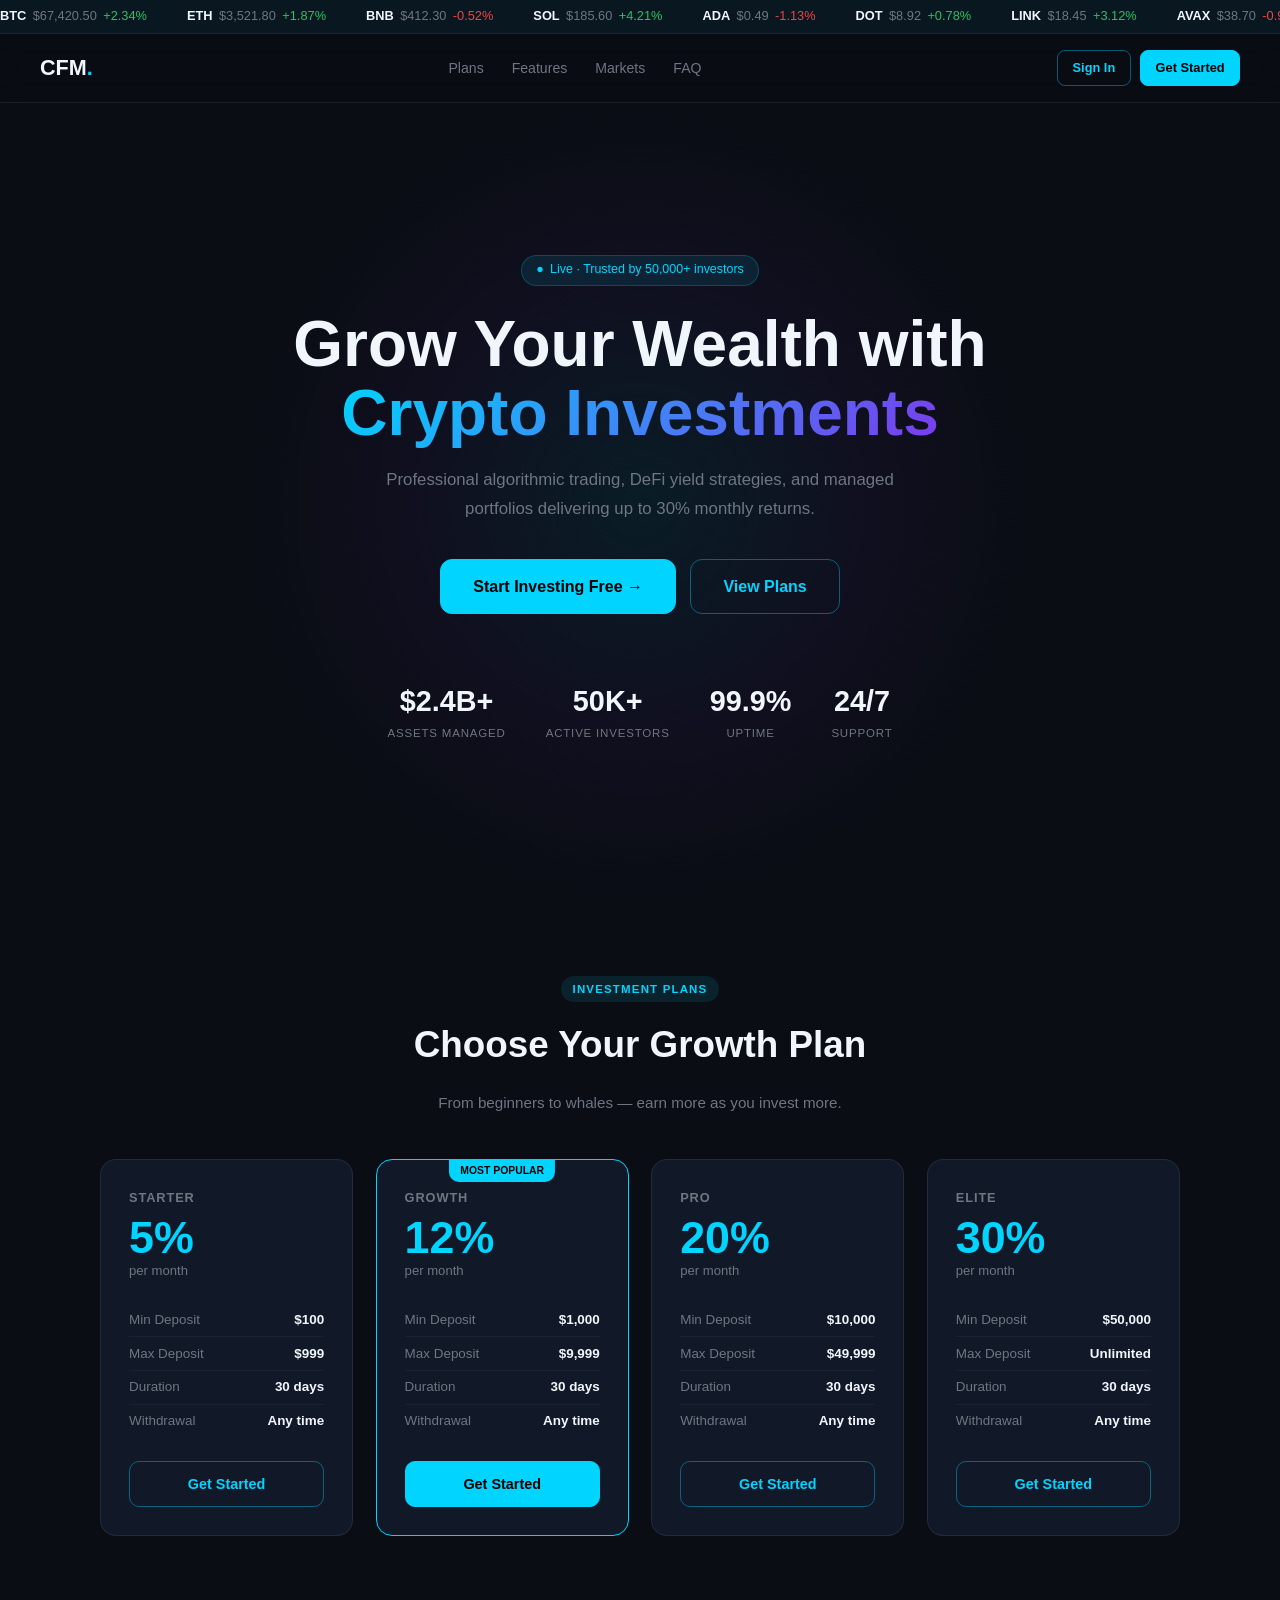
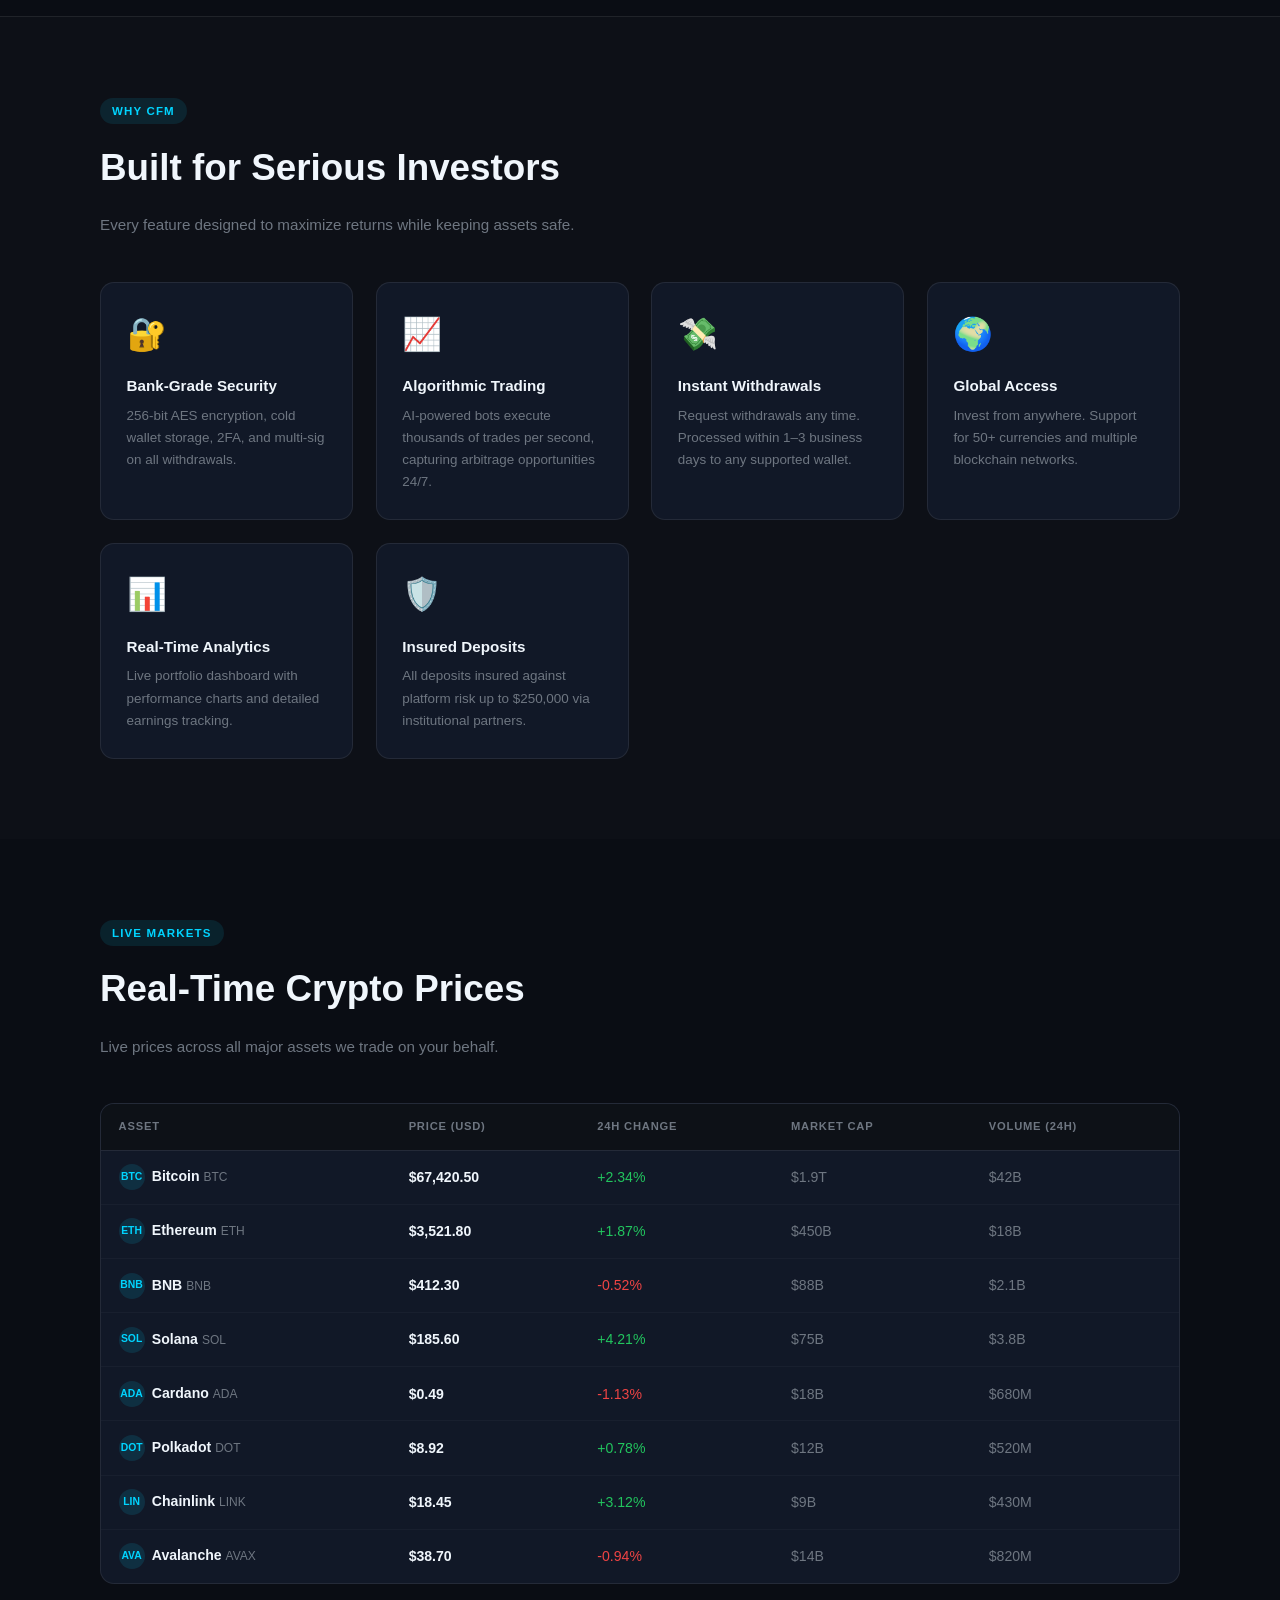
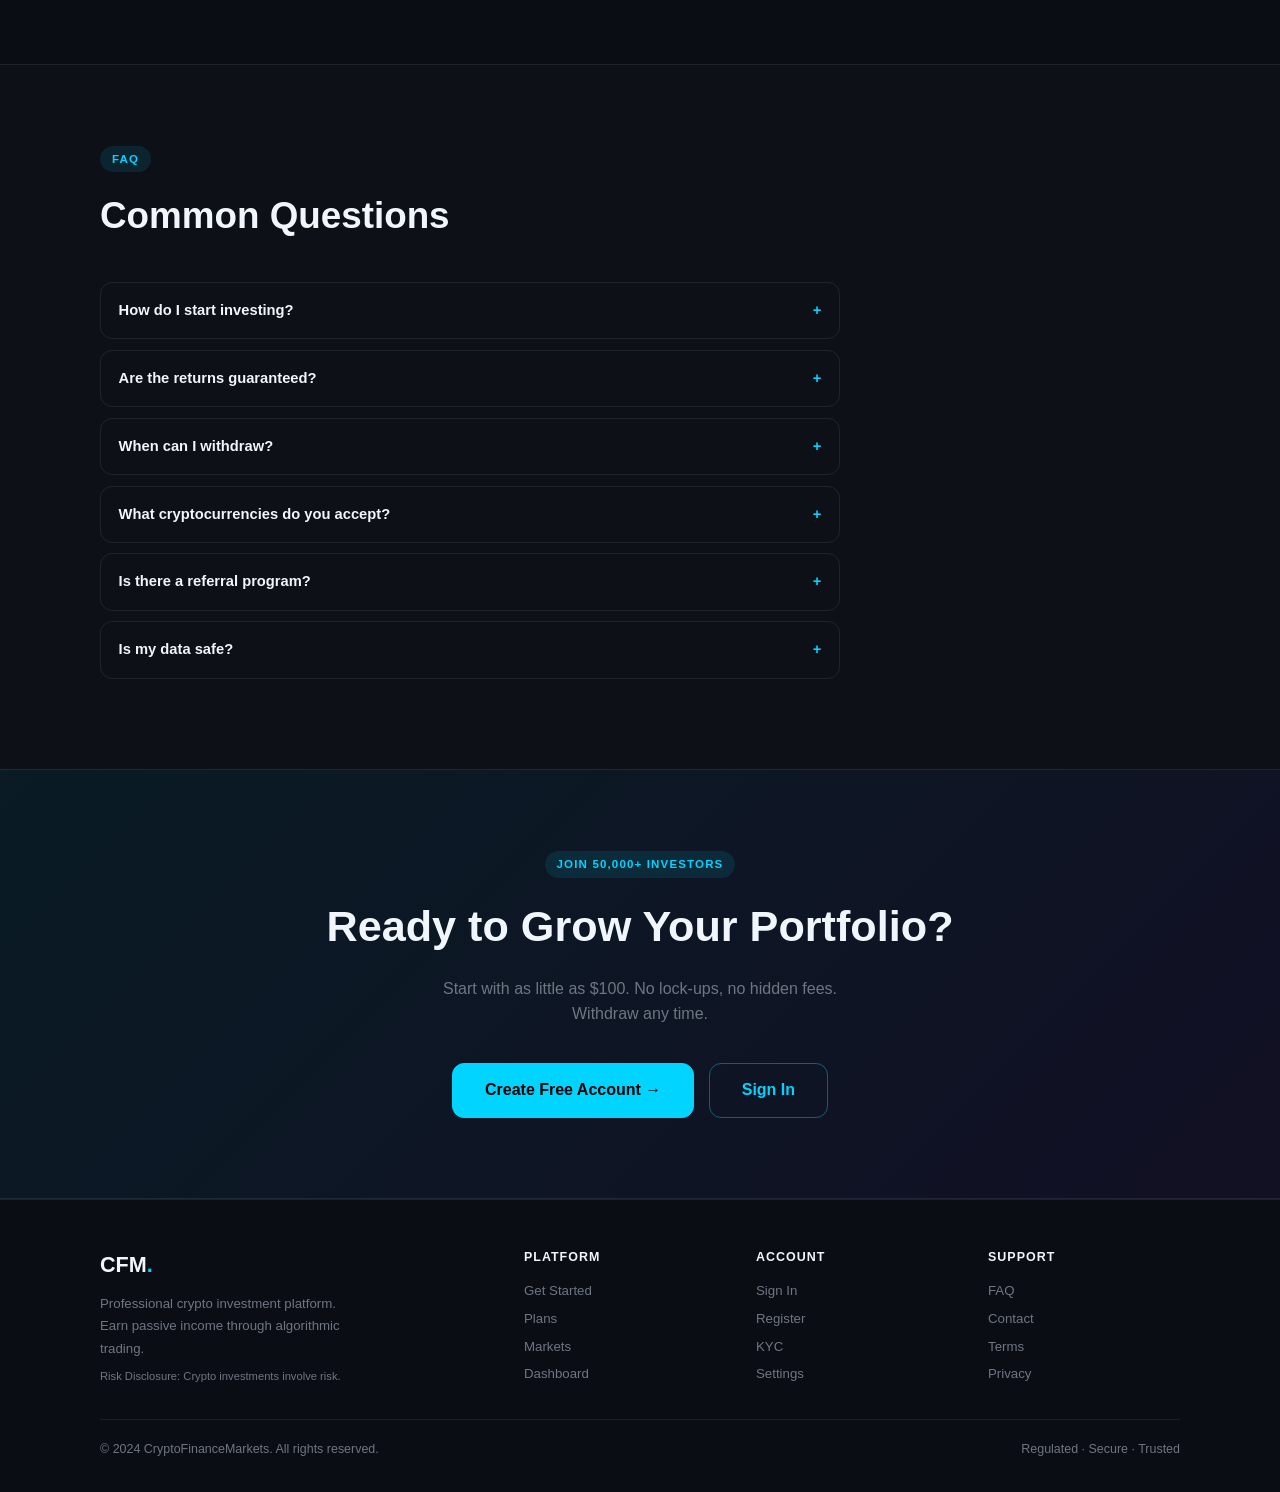
<file: index.html>
<!DOCTYPE html>
<html lang="en">
<head>
  <meta charset="UTF-8"/><meta name="viewport" content="width=device-width,initial-scale=1.0"/>
  <title>CryptoFinanceMarkets — Invest Smart, Earn More</title>
  <link rel="stylesheet" href="assets/css/styles.css"/>
  <style>
    .ticker-bar{background:rgba(0,212,255,.05);border-bottom:1px solid rgba(0,212,255,.1);padding:.4rem 0;overflow:hidden}
    .ticker-track{display:flex;gap:2.5rem;width:max-content;animation:tickerScroll 30s linear infinite;white-space:nowrap}
    .t-item{display:flex;align-items:center;gap:.4rem;font-size:.8rem;color:var(--text-muted)}
    .t-sym{font-weight:700;color:var(--text-primary)}.t-up{color:var(--green)}.t-dn{color:var(--red)}
    @keyframes tickerScroll{0%{transform:translateX(0)}100%{transform:translateX(-50%)}}
    .lnav{display:flex;align-items:center;justify-content:space-between;padding:1rem 2.5rem;background:rgba(10,13,20,.92);backdrop-filter:blur(12px);border-bottom:1px solid var(--border);position:sticky;top:0;z-index:100}
    .lnav-logo{font-size:1.35rem;font-weight:900;color:var(--text-primary)}.lnav-logo span{color:var(--accent)}
    .lnav-links{display:flex;gap:1.75rem}.lnav-links a{color:var(--text-muted);font-size:.88rem;transition:color .2s}.lnav-links a:hover{color:var(--accent)}
    .lnav-actions{display:flex;gap:.6rem}
    @media(max-width:768px){.lnav-links{display:none}}
    .hero{min-height:88vh;display:flex;align-items:center;justify-content:center;text-align:center;padding:5rem 1.5rem;position:relative;overflow:hidden}
    .hero::before{content:'';position:absolute;top:0;left:50%;transform:translateX(-50%);width:800px;height:800px;background:radial-gradient(circle,rgba(0,212,255,.08),rgba(124,58,237,.05) 40%,transparent 70%);pointer-events:none}
    .hero-inner{position:relative;z-index:1;max-width:800px}
    .hero-badge{display:inline-flex;align-items:center;gap:.4rem;background:rgba(0,212,255,.1);border:1px solid rgba(0,212,255,.22);border-radius:20px;padding:.3rem .9rem;font-size:.78rem;color:var(--accent);margin-bottom:1.5rem}
    .hero-badge::before{content:'●';animation:blink 1.5s infinite}
    @keyframes blink{0%,100%{opacity:1}50%{opacity:.25}}
    .hero h1{font-size:clamp(2rem,6vw,4rem);font-weight:900;line-height:1.08;color:var(--text-primary);margin-bottom:1.1rem}
    .hero h1 span{background:linear-gradient(135deg,var(--accent),var(--purple));-webkit-background-clip:text;-webkit-text-fill-color:transparent;background-clip:text}
    .hero p{font-size:1.05rem;color:var(--text-muted);max-width:540px;margin:0 auto 2.25rem;line-height:1.7}
    .hero-cta{display:flex;gap:.9rem;justify-content:center;flex-wrap:wrap}
    .hero-stats{display:flex;gap:2.5rem;justify-content:center;margin-top:4rem;flex-wrap:wrap}
    .hs-val{font-size:1.8rem;font-weight:800;color:var(--text-primary)}
    .hs-lbl{font-size:.72rem;color:var(--text-muted);text-transform:uppercase;letter-spacing:.07em}
    .section{padding:5rem 1.5rem}.section-inner{max-width:1080px;margin:0 auto}
    .sec-tag{display:inline-block;background:rgba(0,212,255,.1);color:var(--accent);font-size:.72rem;font-weight:700;text-transform:uppercase;letter-spacing:.1em;padding:.25rem .75rem;border-radius:20px;margin-bottom:.9rem}
    .sec-title{font-size:clamp(1.5rem,3.5vw,2.3rem);font-weight:800;color:var(--text-primary);margin-bottom:.9rem}
    .sec-sub{color:var(--text-muted);font-size:.95rem;max-width:500px;line-height:1.7}
    .plans-grid{display:grid;grid-template-columns:repeat(auto-fit,minmax(230px,1fr));gap:1.4rem;margin-top:2.75rem}
    .plan-card{background:var(--bg-card);border:1px solid var(--border);border-radius:16px;padding:1.75rem;position:relative;transition:transform .3s,border-color .3s}
    .plan-card:hover{transform:translateY(-4px);border-color:rgba(0,212,255,.25)}
    .plan-card.feat{border-color:var(--accent)}
    .p-badge{position:absolute;top:-1px;left:50%;transform:translateX(-50%);background:var(--accent);color:#000;font-size:.65rem;font-weight:800;padding:.2rem .7rem;border-radius:0 0 10px 10px;text-transform:uppercase;white-space:nowrap}
    .p-name{font-size:.8rem;font-weight:700;color:var(--text-muted);text-transform:uppercase;letter-spacing:.07em;margin-bottom:.4rem}
    .p-roi{font-size:2.8rem;font-weight:900;color:var(--accent);line-height:1}
    .p-period{font-size:.82rem;color:var(--text-muted);margin-bottom:1.4rem}
    .p-feats{list-style:none;margin-bottom:1.5rem}
    .p-feats li{font-size:.84rem;color:var(--text-muted);padding:.35rem 0;border-bottom:1px solid rgba(255,255,255,.04);display:flex;justify-content:space-between}
    .p-feats li:last-child{border:none}.p-feats li b{color:var(--text-primary)}
    .feats-grid{display:grid;grid-template-columns:repeat(auto-fit,minmax(250px,1fr));gap:1.4rem;margin-top:2.75rem}
    .feat-card{background:var(--bg-card);border:1px solid var(--border);border-radius:14px;padding:1.6rem}
    .feat-icon{font-size:2rem;margin-bottom:.9rem}
    .feat-title{font-size:.95rem;font-weight:700;color:var(--text-primary);margin-bottom:.4rem}
    .feat-desc{font-size:.84rem;color:var(--text-muted);line-height:1.65}
    .mkt-table{background:var(--bg-card);border:1px solid var(--border);border-radius:14px;overflow:hidden;margin-top:2.75rem}
    .mkt-table table{width:100%;border-collapse:collapse}
    .mkt-table th{font-size:.7rem;text-transform:uppercase;letter-spacing:.07em;color:var(--text-muted);padding:.85rem 1.1rem;text-align:left;border-bottom:1px solid var(--border);background:var(--bg-secondary)}
    .mkt-table td{padding:.85rem 1.1rem;font-size:.88rem;color:var(--text-secondary);border-bottom:1px solid rgba(255,255,255,.03)}
    .mkt-table tr:last-child td{border:none}
    .coin-ic{width:26px;height:26px;border-radius:50%;background:rgba(0,212,255,.12);display:inline-flex;align-items:center;justify-content:center;font-size:.65rem;font-weight:800;color:var(--accent);margin-right:.45rem;vertical-align:middle}
    .faq-list{margin-top:2.25rem;max-width:740px}
    .faq-item{border:1px solid var(--border);border-radius:12px;margin-bottom:.65rem;overflow:hidden}
    .faq-q{display:flex;justify-content:space-between;align-items:center;padding:1rem 1.1rem;cursor:pointer;color:var(--text-primary);font-weight:600;font-size:.92rem;user-select:none}
    .faq-q:hover{background:rgba(255,255,255,.03)}
    .faq-icon{color:var(--accent);transition:transform .3s}
    .faq-item.open .faq-icon{transform:rotate(45deg)}
    .faq-a{display:none;padding:0 1.1rem 1rem;font-size:.85rem;color:var(--text-muted);line-height:1.7}
    .faq-item.open .faq-a{display:block}
    .cta-sec{background:linear-gradient(135deg,rgba(0,212,255,.07),rgba(124,58,237,.07));border-top:1px solid var(--border);border-bottom:1px solid var(--border);padding:5rem 1.5rem;text-align:center}
    .cta-sec h2{font-size:clamp(1.7rem,4vw,2.7rem);font-weight:900;color:var(--text-primary);margin-bottom:.9rem}
    .cta-sec p{color:var(--text-muted);max-width:460px;margin:0 auto 2.25rem}
    .footer{padding:3rem 2.5rem 2rem;border-top:1px solid var(--border)}
    .footer-inner{max-width:1080px;margin:0 auto;display:grid;grid-template-columns:2fr 1fr 1fr 1fr;gap:2.5rem}
    @media(max-width:680px){.footer-inner{grid-template-columns:1fr 1fr}}
    .footer-brand p{color:var(--text-muted);font-size:.83rem;line-height:1.7;margin-top:.65rem;max-width:260px}
    .f-col h4{font-size:.78rem;font-weight:700;text-transform:uppercase;letter-spacing:.08em;color:var(--text-primary);margin-bottom:.8rem}
    .f-col a{display:block;color:var(--text-muted);font-size:.83rem;margin-bottom:.4rem;transition:color .2s}
    .f-col a:hover{color:var(--accent)}
    .footer-bot{max-width:1080px;margin:1.75rem auto 0;padding-top:1.25rem;border-top:1px solid var(--border);display:flex;justify-content:space-between;flex-wrap:wrap;gap:.5rem}
    .footer-bot p{color:var(--text-muted);font-size:.78rem}
  </style>
</head>
<body>
<div class="ticker-bar"><div class="ticker-track" id="ticker"></div></div>
<nav class="lnav">
  <div class="lnav-logo">CFM<span>.</span></div>
  <div class="lnav-links"><a href="#plans">Plans</a><a href="#features">Features</a><a href="#markets">Markets</a><a href="#faq">FAQ</a></div>
  <div class="lnav-actions"><a href="login.html" class="btn btn-outline btn-sm">Sign In</a><a href="signup.html" class="btn btn-primary btn-sm">Get Started</a></div>
</nav>

<section class="hero">
  <div class="hero-inner">
    <div class="hero-badge">Live · Trusted by 50,000+ investors</div>
    <h1>Grow Your Wealth with<br/><span>Crypto Investments</span></h1>
    <p>Professional algorithmic trading, DeFi yield strategies, and managed portfolios delivering up to 30% monthly returns.</p>
    <div class="hero-cta"><a href="signup.html" class="btn btn-primary btn-lg">Start Investing Free →</a><a href="#plans" class="btn btn-outline btn-lg">View Plans</a></div>
    <div class="hero-stats">
      <div><div class="hs-val">$2.4B+</div><div class="hs-lbl">Assets Managed</div></div>
      <div><div class="hs-val">50K+</div><div class="hs-lbl">Active Investors</div></div>
      <div><div class="hs-val">99.9%</div><div class="hs-lbl">Uptime</div></div>
      <div><div class="hs-val">24/7</div><div class="hs-lbl">Support</div></div>
    </div>
  </div>
</section>

<section class="section" id="plans">
  <div class="section-inner">
    <div style="text-align:center"><div class="sec-tag">Investment Plans</div><h2 class="sec-title">Choose Your Growth Plan</h2><p class="sec-sub" style="margin:0 auto">From beginners to whales — earn more as you invest more.</p></div>
    <div class="plans-grid">
      <div class="plan-card"><div class="p-name">Starter</div><div class="p-roi">5%</div><div class="p-period">per month</div><ul class="p-feats"><li><span>Min Deposit</span><b>$100</b></li><li><span>Max Deposit</span><b>$999</b></li><li><span>Duration</span><b>30 days</b></li><li><span>Withdrawal</span><b>Any time</b></li></ul><a href="signup.html" class="btn btn-outline" style="width:100%;text-align:center">Get Started</a></div>
      <div class="plan-card feat"><div class="p-badge">Most Popular</div><div class="p-name">Growth</div><div class="p-roi">12%</div><div class="p-period">per month</div><ul class="p-feats"><li><span>Min Deposit</span><b>$1,000</b></li><li><span>Max Deposit</span><b>$9,999</b></li><li><span>Duration</span><b>30 days</b></li><li><span>Withdrawal</span><b>Any time</b></li></ul><a href="signup.html" class="btn btn-primary" style="width:100%;text-align:center">Get Started</a></div>
      <div class="plan-card"><div class="p-name">Pro</div><div class="p-roi">20%</div><div class="p-period">per month</div><ul class="p-feats"><li><span>Min Deposit</span><b>$10,000</b></li><li><span>Max Deposit</span><b>$49,999</b></li><li><span>Duration</span><b>30 days</b></li><li><span>Withdrawal</span><b>Any time</b></li></ul><a href="signup.html" class="btn btn-outline" style="width:100%;text-align:center">Get Started</a></div>
      <div class="plan-card"><div class="p-name">Elite</div><div class="p-roi">30%</div><div class="p-period">per month</div><ul class="p-feats"><li><span>Min Deposit</span><b>$50,000</b></li><li><span>Max Deposit</span><b>Unlimited</b></li><li><span>Duration</span><b>30 days</b></li><li><span>Withdrawal</span><b>Any time</b></li></ul><a href="signup.html" class="btn btn-outline" style="width:100%;text-align:center">Get Started</a></div>
    </div>
  </div>
</section>

<section class="section" id="features" style="background:rgba(255,255,255,.01);border-top:1px solid var(--border)">
  <div class="section-inner">
    <div><div class="sec-tag">Why CFM</div><h2 class="sec-title">Built for Serious Investors</h2><p class="sec-sub">Every feature designed to maximize returns while keeping assets safe.</p></div>
    <div class="feats-grid">
      <div class="feat-card"><div class="feat-icon">🔐</div><div class="feat-title">Bank-Grade Security</div><div class="feat-desc">256-bit AES encryption, cold wallet storage, 2FA, and multi-sig on all withdrawals.</div></div>
      <div class="feat-card"><div class="feat-icon">📈</div><div class="feat-title">Algorithmic Trading</div><div class="feat-desc">AI-powered bots execute thousands of trades per second, capturing arbitrage opportunities 24/7.</div></div>
      <div class="feat-card"><div class="feat-icon">💸</div><div class="feat-title">Instant Withdrawals</div><div class="feat-desc">Request withdrawals any time. Processed within 1–3 business days to any supported wallet.</div></div>
      <div class="feat-card"><div class="feat-icon">🌍</div><div class="feat-title">Global Access</div><div class="feat-desc">Invest from anywhere. Support for 50+ currencies and multiple blockchain networks.</div></div>
      <div class="feat-card"><div class="feat-icon">📊</div><div class="feat-title">Real-Time Analytics</div><div class="feat-desc">Live portfolio dashboard with performance charts and detailed earnings tracking.</div></div>
      <div class="feat-card"><div class="feat-icon">🛡️</div><div class="feat-title">Insured Deposits</div><div class="feat-desc">All deposits insured against platform risk up to $250,000 via institutional partners.</div></div>
    </div>
  </div>
</section>

<section class="section" id="markets">
  <div class="section-inner">
    <div><div class="sec-tag">Live Markets</div><h2 class="sec-title">Real-Time Crypto Prices</h2><p class="sec-sub">Live prices across all major assets we trade on your behalf.</p></div>
    <div class="mkt-table"><table><thead><tr><th>Asset</th><th>Price (USD)</th><th>24h Change</th><th>Market Cap</th><th>Volume (24h)</th></tr></thead>
    <tbody id="mktBody"><tr><td colspan="5" style="text-align:center;padding:2rem;color:var(--text-muted)">Loading…</td></tr></tbody></table></div>
  </div>
</section>

<section class="section" id="faq" style="background:rgba(255,255,255,.01);border-top:1px solid var(--border)">
  <div class="section-inner">
    <div><div class="sec-tag">FAQ</div><h2 class="sec-title">Common Questions</h2></div>
    <div class="faq-list">
      <div class="faq-item"><div class="faq-q"><span>How do I start investing?</span><span class="faq-icon">+</span></div><div class="faq-a">Create an account, complete KYC, deposit funds, and select a plan. Earnings start accumulating immediately after deposit confirmation.</div></div>
      <div class="faq-item"><div class="faq-q"><span>Are the returns guaranteed?</span><span class="faq-icon">+</span></div><div class="faq-a">Our strategies have consistently delivered advertised returns over 5 years. We maintain a reserve fund to cover performance gaps.</div></div>
      <div class="faq-item"><div class="faq-q"><span>When can I withdraw?</span><span class="faq-icon">+</span></div><div class="faq-a">Any time. Withdrawals process within 1–3 business days after KYC approval. Minimum withdrawal is $50.</div></div>
      <div class="faq-item"><div class="faq-q"><span>What cryptocurrencies do you accept?</span><span class="faq-icon">+</span></div><div class="faq-a">Bitcoin (BTC), Ethereum (ETH), USDT (TRC-20/ERC-20), BNB, Solana (SOL), and more.</div></div>
      <div class="faq-item"><div class="faq-q"><span>Is there a referral program?</span><span class="faq-icon">+</span></div><div class="faq-a">Yes — earn 5% of your referral's first deposit. Your referral link is in your dashboard after signup.</div></div>
      <div class="faq-item"><div class="faq-q"><span>Is my data safe?</span><span class="faq-icon">+</span></div><div class="faq-a">GDPR-compliant with end-to-end encryption. KYC documents are stored in isolated encrypted storage and never shared.</div></div>
    </div>
  </div>
</section>

<section class="cta-sec">
  <div class="sec-tag">Join 50,000+ Investors</div>
  <h2>Ready to Grow Your Portfolio?</h2>
  <p>Start with as little as $100. No lock-ups, no hidden fees. Withdraw any time.</p>
  <div style="display:flex;gap:.9rem;justify-content:center;flex-wrap:wrap"><a href="signup.html" class="btn btn-primary btn-lg">Create Free Account →</a><a href="login.html" class="btn btn-outline btn-lg">Sign In</a></div>
</section>

<footer class="footer">
  <div class="footer-inner">
    <div class="footer-brand"><div class="lnav-logo">CFM<span style="color:var(--accent)">.</span></div><p>Professional crypto investment platform. Earn passive income through algorithmic trading.</p><div style="font-size:.7rem;color:var(--text-muted);margin-top:.5rem">Risk Disclosure: Crypto investments involve risk.</div></div>
    <div class="f-col"><h4>Platform</h4><a href="signup.html">Get Started</a><a href="#plans">Plans</a><a href="#markets">Markets</a><a href="dashboard.html">Dashboard</a></div>
    <div class="f-col"><h4>Account</h4><a href="login.html">Sign In</a><a href="signup.html">Register</a><a href="kyc.html">KYC</a><a href="settings.html">Settings</a></div>
    <div class="f-col"><h4>Support</h4><a href="#faq">FAQ</a><a href="#">Contact</a><a href="#">Terms</a><a href="#">Privacy</a></div>
  </div>
  <div class="footer-bot"><p>© 2024 CryptoFinanceMarkets. All rights reserved.</p><p>Regulated · Secure · Trusted</p></div>
</footer>

<script src="assets/js/app.js"></script>
<script>
  // Ticker
  const COINS=['BTC','ETH','BNB','SOL','ADA','DOT','LINK','AVAX','MATIC','UNI'];
  function buildTicker(){
    const items=COINS.map(s=>{const p=window.CFM.PRICES[s]||{};const c=p.change||((Math.random()*10-5).toFixed(2));const pr=p.price||(Math.random()*50000+100).toFixed(2);
      return`<div class="t-item"><span class="t-sym">${s}</span><span>$${Number(pr).toLocaleString('en-US',{minimumFractionDigits:2,maximumFractionDigits:2})}</span><span class="${Number(c)>=0?'t-up':'t-dn'}">${Number(c)>=0?'+':''}${Number(c).toFixed(2)}%</span></div>`;
    }).join('');
    document.getElementById('ticker').innerHTML=items+items;
  }
  buildTicker();setInterval(buildTicker,5000);

  // Markets table
  const MCAP={BTC:'$1.9T',ETH:'$450B',BNB:'$88B',SOL:'$75B',ADA:'$18B',DOT:'$12B',LINK:'$9B',AVAX:'$14B'};
  const VOL={BTC:'$42B',ETH:'$18B',BNB:'$2.1B',SOL:'$3.8B',ADA:'$680M',DOT:'$520M',LINK:'$430M',AVAX:'$820M'};
  const NAMES={BTC:'Bitcoin',ETH:'Ethereum',BNB:'BNB',SOL:'Solana',ADA:'Cardano',DOT:'Polkadot',LINK:'Chainlink',AVAX:'Avalanche'};
  function renderMkt(){
    const syms=['BTC','ETH','BNB','SOL','ADA','DOT','LINK','AVAX'];
    document.getElementById('mktBody').innerHTML=syms.map(s=>{
      const p=window.CFM.PRICES[s]||{};const pr=p.price||(Math.random()*50000+100);const c=p.change||(Math.random()*10-5);
      return`<tr><td><span class="coin-ic">${s.slice(0,3)}</span><b style="color:var(--text-primary)">${NAMES[s]}</b> <span style="color:var(--text-muted);font-size:.75rem">${s}</span></td><td style="color:var(--text-primary);font-weight:600">$${Number(pr).toLocaleString('en-US',{minimumFractionDigits:2,maximumFractionDigits:2})}</td><td style="color:${c>=0?'var(--green)':'var(--red)'}">${c>=0?'+':''}${Number(c).toFixed(2)}%</td><td style="color:var(--text-muted)">${MCAP[s]||'—'}</td><td style="color:var(--text-muted)">${VOL[s]||'—'}</td></tr>`;
    }).join('');
  }
  setTimeout(renderMkt,200);setInterval(renderMkt,4000);
</script>
</body></html>
</file>
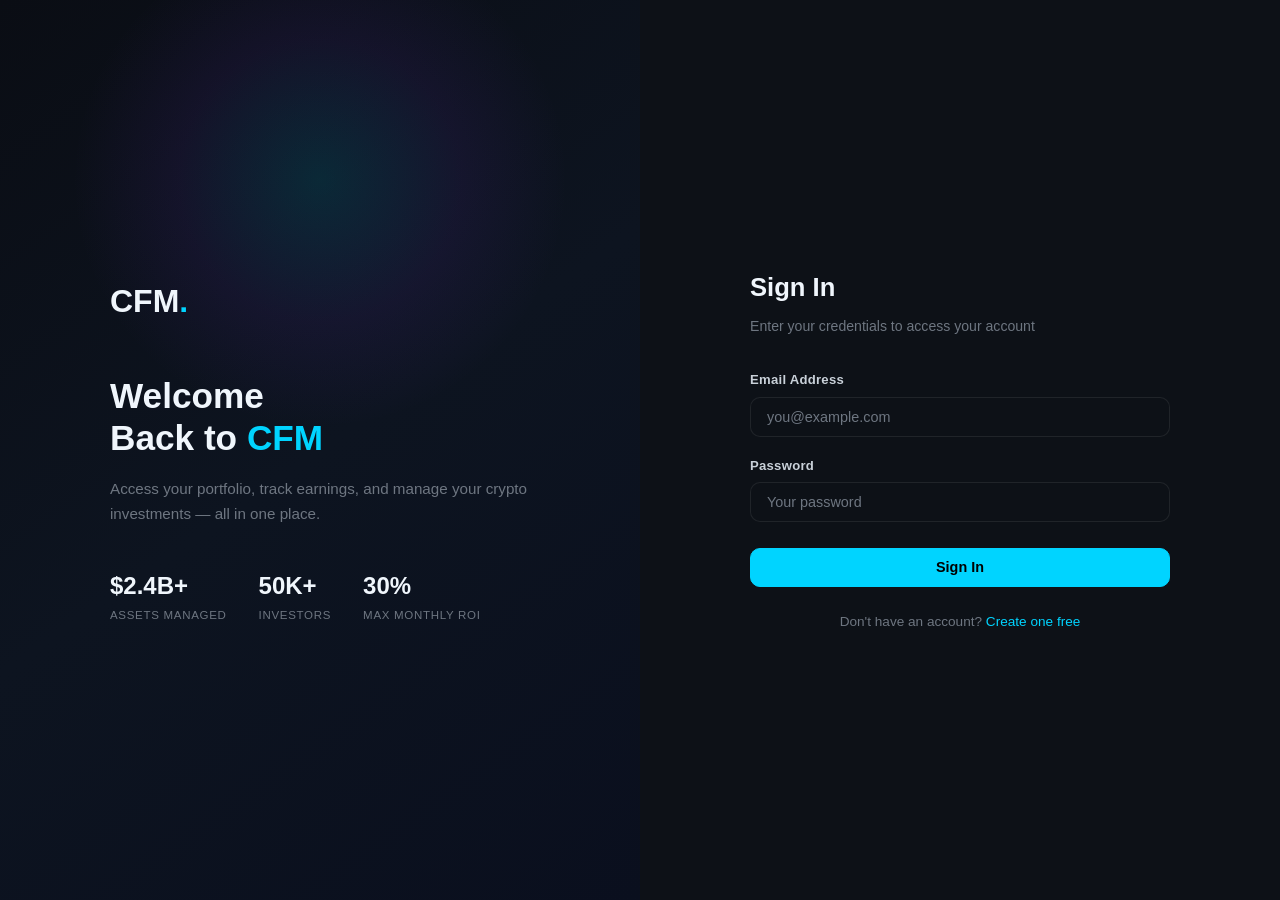
<file: admin.html>
<!DOCTYPE html>
<html lang="en">
<head>
  <meta charset="UTF-8" />
  <meta name="viewport" content="width=device-width, initial-scale=1.0" />
  <title>Admin Console — BlockHarbor Markets</title>
  <link rel="preconnect" href="https://fonts.googleapis.com">
  <link rel="preconnect" href="https://fonts.gstatic.com" crossorigin>
  <link href="https://fonts.googleapis.com/css2?family=Inter:wght@400;500;600;700;800&display=swap" rel="stylesheet">
  <link rel="stylesheet" href="assets/css/styles.css" />
  <style>
    *, *::before, *::after { box-sizing: border-box; margin: 0; padding: 0; }
    :root {
      --accent: #00d4ff;
      --purple: #7c3aed;
      --green: #22c55e;
      --red: #ef4444;
      --orange: #f59e0b;
      --bg: #0a0e1a;
      --bg2: #111827;
      --bg3: #1a2236;
      --border: rgba(255,255,255,0.08);
      --text: #f1f5f9;
      --muted: #94a3b8;
      --sidebar-w: 240px;
    }
    body { background: var(--bg); color: var(--text); font-family: 'Inter', sans-serif; min-height: 100vh; display: flex; }

    /* ── Sidebar ── */
    #sidebar {
      width: var(--sidebar-w); min-height: 100vh; background: var(--bg2);
      border-right: 1px solid var(--border); display: flex; flex-direction: column;
      position: fixed; top: 0; left: 0; z-index: 100; transition: transform .25s ease;
    }
    .sidebar-brand {
      padding: 20px 20px 16px; border-bottom: 1px solid var(--border);
      font-weight: 800; font-size: 15px; color: var(--accent); letter-spacing: -.3px;
    }
    .sidebar-brand span { opacity: .5; font-weight: 400; font-size: 11px; display: block; color: var(--muted); margin-top: 2px; }
    .sidebar-nav { flex: 1; padding: 12px 10px; display: flex; flex-direction: column; gap: 2px; }
    .nav-btn {
      display: flex; align-items: center; gap: 10px; padding: 10px 12px; border-radius: 8px;
      border: none; background: none; color: var(--muted); font-size: 13.5px; font-weight: 500;
      cursor: pointer; text-align: left; width: 100%; transition: all .15s;
    }
    .nav-btn:hover { background: rgba(255,255,255,.05); color: var(--text); }
    .nav-btn.active { background: rgba(0,212,255,.1); color: var(--accent); }
    .nav-btn .icon { font-size: 16px; width: 20px; text-align: center; }
    .nav-divider { height: 1px; background: var(--border); margin: 8px 0; }
    .sidebar-user {
      padding: 14px 16px; border-top: 1px solid var(--border);
      display: flex; align-items: center; gap: 10px;
    }
    .sidebar-avatar {
      width: 34px; height: 34px; border-radius: 50%; background: linear-gradient(135deg, var(--accent), var(--purple));
      display: flex; align-items: center; justify-content: center; font-size: 13px; font-weight: 700; flex-shrink: 0;
    }
    .sidebar-user-info { min-width: 0; }
    .sidebar-user-name { font-size: 13px; font-weight: 600; white-space: nowrap; overflow: hidden; text-overflow: ellipsis; }
    .sidebar-user-role { font-size: 11px; color: var(--accent); }

    /* ── Main ── */
    #main { margin-left: var(--sidebar-w); flex: 1; min-height: 100vh; display: flex; flex-direction: column; }

    /* ── Topbar ── */
    #topbar {
      position: sticky; top: 0; z-index: 50; background: rgba(10,14,26,.9);
      backdrop-filter: blur(12px); border-bottom: 1px solid var(--border);
      padding: 14px 28px; display: flex; align-items: center; justify-content: space-between;
    }
    #topbar h1 { font-size: 18px; font-weight: 700; }
    .topbar-actions { display: flex; gap: 10px; align-items: center; }
    .hamburger { display: none; background: none; border: 1px solid var(--border); border-radius: 6px; padding: 6px 10px; color: var(--text); cursor: pointer; font-size: 18px; }

    /* ── Content ── */
    #content { padding: 28px; flex: 1; }

    /* ── Stat Cards ── */
    .stats-grid { display: grid; grid-template-columns: repeat(4,1fr); gap: 16px; margin-bottom: 28px; }
    .stat-card {
      background: var(--bg2); border: 1px solid var(--border); border-radius: 14px; padding: 20px 22px;
      position: relative; overflow: hidden; transition: border-color .2s;
    }
    .stat-card:hover { border-color: rgba(0,212,255,.3); }
    .stat-card::before {
      content: ''; position: absolute; top: 0; left: 0; right: 0; height: 2px;
      background: linear-gradient(90deg, var(--accent), var(--purple));
    }
    .stat-label { font-size: 12px; color: var(--muted); font-weight: 500; text-transform: uppercase; letter-spacing: .5px; margin-bottom: 10px; }
    .stat-value { font-size: 32px; font-weight: 800; color: var(--text); line-height: 1; }
    .stat-icon { position: absolute; right: 18px; top: 18px; font-size: 22px; opacity: .15; }

    /* ── Panels ── */
    .panel { background: var(--bg2); border: 1px solid var(--border); border-radius: 14px; overflow: hidden; }
    .panel-head {
      padding: 16px 20px; border-bottom: 1px solid var(--border);
      display: flex; align-items: center; justify-content: space-between;
    }
    .panel-head h2 { font-size: 15px; font-weight: 700; }
    .panel-body { padding: 20px; }

    /* ── Tabs ── */
    .tab-content { display: none; }
    .tab-content.active { display: block; }

    /* ── Two-col grid ── */
    .two-col { display: grid; grid-template-columns: 1fr 340px; gap: 20px; align-items: start; }

    /* ── Table ── */
    .table-wrap { overflow-x: auto; }
    table { width: 100%; border-collapse: collapse; font-size: 13.5px; }
    thead th { padding: 10px 14px; text-align: left; font-size: 11px; font-weight: 600; color: var(--muted); text-transform: uppercase; letter-spacing: .5px; border-bottom: 1px solid var(--border); white-space: nowrap; }
    tbody td { padding: 12px 14px; border-bottom: 1px solid rgba(255,255,255,.04); vertical-align: middle; }
    tbody tr:last-child td { border-bottom: none; }
    tbody tr:hover td { background: rgba(255,255,255,.02); }

    /* ── Badges ── */
    .badge {
      display: inline-block; padding: 2px 9px; border-radius: 20px; font-size: 11px; font-weight: 600; white-space: nowrap;
    }
    .badge-admin { background: rgba(124,58,237,.2); color: #a78bfa; }
    .badge-user { background: rgba(148,163,184,.1); color: var(--muted); }
    .badge-approved { background: rgba(34,197,94,.15); color: #4ade80; }
    .badge-submitted { background: rgba(0,212,255,.12); color: var(--accent); }
    .badge-pending, .badge-uploaded { background: rgba(245,158,11,.12); color: #fbbf24; }
    .badge-rejected, .badge-needs_attention { background: rgba(239,68,68,.12); color: #f87171; }
    .badge-draft { background: rgba(148,163,184,.1); color: var(--muted); }

    /* ── File row ── */
    .file-row {
      display: flex; align-items: center; justify-content: space-between; flex-wrap: wrap; gap: 10px;
      padding: 14px 0; border-bottom: 1px solid var(--border); font-size: 13px;
    }
    .file-row:last-child { border-bottom: none; }
    .file-meta { display: flex; flex-direction: column; gap: 2px; min-width: 0; }
    .file-name { font-weight: 600; font-size: 13.5px; }
    .file-sub { font-size: 11.5px; color: var(--muted); }
    .file-actions { display: flex; gap: 6px; flex-shrink: 0; }

    /* ── User chip ── */
    .user-chip { display: flex; align-items: center; gap: 8px; font-size: 13px; }
    .chip-avatar {
      width: 30px; height: 30px; border-radius: 50%; background: var(--bg3);
      display: flex; align-items: center; justify-content: center; font-size: 12px; font-weight: 600;
      border: 1px solid var(--border); flex-shrink: 0;
    }

    /* ── KYC filter tabs ── */
    .filter-tabs { display: flex; gap: 4px; padding: 16px 20px 0; }
    .filter-tab {
      padding: 6px 14px; border-radius: 20px; border: 1px solid var(--border); background: none;
      color: var(--muted); font-size: 12px; font-weight: 500; cursor: pointer; transition: all .15s;
    }
    .filter-tab:hover { border-color: rgba(0,212,255,.3); color: var(--text); }
    .filter-tab.active { background: rgba(0,212,255,.1); border-color: var(--accent); color: var(--accent); }

    /* ── Search ── */
    .search-bar { padding: 14px 20px; border-bottom: 1px solid var(--border); }
    .search-bar input {
      width: 100%; background: var(--bg3); border: 1px solid var(--border); border-radius: 8px;
      color: var(--text); font-size: 13.5px; padding: 8px 14px; outline: none;
    }
    .search-bar input:focus { border-color: rgba(0,212,255,.4); }

    /* ── Buttons ── */
    .btn { display: inline-flex; align-items: center; gap: 6px; padding: 7px 14px; border-radius: 8px; font-size: 12.5px; font-weight: 600; border: 1px solid transparent; cursor: pointer; transition: all .15s; text-decoration: none; white-space: nowrap; }
    .btn-primary { background: var(--accent); color: #000; border-color: var(--accent); }
    .btn-primary:hover { background: #00b8d9; }
    .btn-secondary { background: transparent; color: var(--text); border-color: var(--border); }
    .btn-secondary:hover { border-color: rgba(255,255,255,.2); background: rgba(255,255,255,.04); }
    .btn-success { background: rgba(34,197,94,.15); color: #4ade80; border-color: rgba(34,197,94,.3); }
    .btn-success:hover { background: rgba(34,197,94,.25); }
    .btn-danger { background: rgba(239,68,68,.12); color: #f87171; border-color: rgba(239,68,68,.25); }
    .btn-danger:hover { background: rgba(239,68,68,.22); }
    .btn-ghost { background: none; border: none; color: var(--muted); padding: 6px 10px; }
    .btn-ghost:hover { color: var(--text); }
    .btn-sm { padding: 4px 10px; font-size: 11.5px; }

    /* ── Empty / Loading ── */
    .empty-state { padding: 40px 20px; text-align: center; color: var(--muted); font-size: 14px; }
    .spinner { display: inline-block; width: 20px; height: 20px; border: 2px solid var(--border); border-top-color: var(--accent); border-radius: 50%; animation: spin .7s linear infinite; }
    @keyframes spin { to { transform: rotate(360deg); } }

    /* ── Toast ── */
    #toast {
      position: fixed; bottom: 24px; right: 24px; background: var(--bg2); border: 1px solid var(--border);
      border-radius: 10px; padding: 12px 18px; font-size: 13.5px; font-weight: 500; z-index: 9999;
      opacity: 0; transform: translateY(8px); transition: all .25s; pointer-events: none; max-width: 320px;
    }
    #toast.show { opacity: 1; transform: translateY(0); }
    #toast.ok { border-color: rgba(34,197,94,.4); color: #4ade80; }
    #toast.err { border-color: rgba(239,68,68,.4); color: #f87171; }

    /* ── Overlay ── */
    #sidebar-overlay { display: none; position: fixed; inset: 0; background: rgba(0,0,0,.5); z-index: 99; }

    /* ── Mobile ── */
    @media (max-width: 900px) {
      .stats-grid { grid-template-columns: repeat(2,1fr); }
      .two-col { grid-template-columns: 1fr; }
    }
    @media (max-width: 700px) {
      #sidebar { transform: translateX(-100%); }
      #sidebar.open { transform: translateX(0); }
      #sidebar-overlay { display: block; opacity: 0; pointer-events: none; transition: opacity .25s; }
      #sidebar-overlay.show { opacity: 1; pointer-events: all; }
      #main { margin-left: 0; }
      .hamburger { display: block; }
      #content { padding: 16px; }
      .stats-grid { grid-template-columns: 1fr 1fr; gap: 10px; }
    }
  </style>
</head>
<body>

<div id="sidebar-overlay"></div>

<!-- Sidebar -->
<nav id="sidebar">
  <div class="sidebar-brand">
    ◈ BlockHarbor<span>Admin Console</span>
  </div>
  <div class="sidebar-nav">
    <button class="nav-btn active" data-tab="overview"><span class="icon">📊</span>Dashboard</button>
    <button class="nav-btn" data-tab="users"><span class="icon">👥</span>Users</button>
    <button class="nav-btn" data-tab="kyc"><span class="icon">🔍</span>KYC Review</button>
    <button class="nav-btn" data-tab="transactions"><span class="icon">💸</span>Transactions</button>
    <div class="nav-divider"></div>
    <a class="nav-btn" href="dashboard.html"><span class="icon">🏠</span>User Dashboard</a>
  </div>
  <div class="sidebar-user">
    <div class="sidebar-avatar" id="sidebarInitials">A</div>
    <div class="sidebar-user-info">
      <div class="sidebar-user-name" id="sidebarName">Admin</div>
      <div class="sidebar-user-role">Administrator</div>
    </div>
  </div>
</nav>

<!-- Main -->
<div id="main">
  <!-- Topbar -->
  <div id="topbar">
    <div style="display:flex;align-items:center;gap:12px">
      <button class="hamburger" id="hamburger">☰</button>
      <h1 id="pageTitle">Dashboard</h1>
    </div>
    <div class="topbar-actions">
      <button class="btn btn-secondary" id="refreshBtn">↺ Refresh</button>
      <button class="btn btn-secondary" id="logoutBtn">Logout</button>
    </div>
  </div>

  <!-- Content -->
  <div id="content">

    <!-- OVERVIEW TAB -->
    <div class="tab-content active" id="tab-overview">
      <div class="stats-grid">
        <div class="stat-card">
          <div class="stat-icon">👤</div>
          <div class="stat-label">Total Users</div>
          <div class="stat-value" id="statUsers"><span class="spinner"></span></div>
        </div>
        <div class="stat-card">
          <div class="stat-icon">⏳</div>
          <div class="stat-label">Pending KYC Files</div>
          <div class="stat-value" id="statPending"><span class="spinner"></span></div>
        </div>
        <div class="stat-card">
          <div class="stat-icon">📋</div>
          <div class="stat-label">Submitted KYC</div>
          <div class="stat-value" id="statSubmitted"><span class="spinner"></span></div>
        </div>
        <div class="stat-card">
          <div class="stat-icon">💳</div>
          <div class="stat-label">Transactions</div>
          <div class="stat-value" id="statTx"><span class="spinner"></span></div>
        </div>
      </div>

      <div class="two-col">
        <div class="panel">
          <div class="panel-head">
            <h2>KYC Queue <span class="badge badge-pending" id="queueCount"></span></h2>
          </div>
          <div id="kycQueue" class="panel-body">
            <div class="empty-state"><span class="spinner"></span></div>
          </div>
        </div>

        <div class="panel">
          <div class="panel-head"><h2>Recent Signups</h2></div>
          <div id="recentUsers" class="panel-body">
            <div class="empty-state"><span class="spinner"></span></div>
          </div>
        </div>
      </div>
    </div>

    <!-- USERS TAB -->
    <div class="tab-content" id="tab-users">
      <div class="panel">
        <div class="panel-head"><h2>All Users</h2><span id="userCount" class="badge badge-user"></span></div>
        <div class="search-bar">
          <input type="text" id="userSearch" placeholder="Search by name or email…" />
        </div>
        <div class="table-wrap">
          <table>
            <thead>
              <tr>
                <th>User</th>
                <th>Email</th>
                <th>Role</th>
                <th>KYC Status</th>
                <th>Wallet</th>
                <th>Joined</th>
              </tr>
            </thead>
            <tbody id="usersBody">
              <tr><td colspan="6"><div class="empty-state"><span class="spinner"></span></div></td></tr>
            </tbody>
          </table>
        </div>
      </div>
    </div>

    <!-- KYC REVIEW TAB -->
    <div class="tab-content" id="tab-kyc">
      <div class="panel">
        <div class="panel-head"><h2>KYC File Review</h2></div>
        <div class="filter-tabs" id="kycFilters">
          <button class="filter-tab active" data-filter="uploaded">Pending</button>
          <button class="filter-tab" data-filter="approved">Approved</button>
          <button class="filter-tab" data-filter="rejected">Rejected</button>
          <button class="filter-tab" data-filter="">All</button>
        </div>
        <div id="kycFiles" class="panel-body">
          <div class="empty-state"><span class="spinner"></span></div>
        </div>
      </div>
    </div>

    <!-- TRANSACTIONS TAB -->
    <div class="tab-content" id="tab-transactions">
      <div class="panel">
        <div class="panel-head"><h2>All Transactions</h2></div>
        <div class="table-wrap">
          <table>
            <thead>
              <tr><th>User</th><th>Type</th><th>Asset</th><th>Amount</th><th>Value</th><th>Status</th><th>Date</th></tr>
            </thead>
            <tbody id="txBody">
              <tr><td colspan="7"><div class="empty-state"><span class="spinner"></span></div></td></tr>
            </tbody>
          </table>
        </div>
      </div>
    </div>

  </div><!-- /content -->
</div><!-- /main -->

<div id="toast"></div>

<script src="assets/js/app.js"></script>
<script>
(() => {
  /* ── Auth guard ── */
  const { apiFetch, requireAuth, logout, showToast } = window.CFM;
  const me = requireAuth();
  if (!me) return;
  if (me.role !== 'admin') { window.location.href = 'dashboard.html'; return; }

  /* ── Sidebar user chip ── */
  const initials = (me.firstName?.[0] || '') + (me.lastName?.[0] || '');
  document.getElementById('sidebarInitials').textContent = initials || 'A';
  document.getElementById('sidebarName').textContent = `${me.firstName} ${me.lastName}`;

  /* ── Hamburger ── */
  const sidebar = document.getElementById('sidebar');
  const overlay = document.getElementById('sidebar-overlay');
  document.getElementById('hamburger').onclick = () => {
    sidebar.classList.toggle('open');
    overlay.classList.toggle('show');
  };
  overlay.onclick = () => { sidebar.classList.remove('open'); overlay.classList.remove('show'); };

  /* ── Logout ── */
  document.getElementById('logoutBtn').onclick = () => logout();

  /* ── XSS escape ── */
  const esc = s => String(s ?? '').replace(/&/g,'&amp;').replace(/</g,'&lt;').replace(/>/g,'&gt;').replace(/"/g,'&quot;');

  /* ── Format date ── */
  const fmtDate = iso => {
    if (!iso) return '—';
    try { return new Date(iso).toLocaleDateString('en-GB', {day:'2-digit',month:'short',year:'numeric'}); }
    catch { return iso.slice(0,10); }
  };

  /* ── KYC badge ── */
  const kycBadge = s => `<span class="badge badge-${esc(s)}">${esc(s||'draft')}</span>`;

  /* ── Toast wrapper ── */
  const toast = (msg, ok = true) => showToast(msg, ok ? 'success' : 'error');

  /* ── Tab routing ── */
  const tabs = document.querySelectorAll('[data-tab]');
  const contents = document.querySelectorAll('.tab-content');
  const titles = { overview: 'Dashboard', users: 'Users', kyc: 'KYC Review', transactions: 'Transactions' };
  const loaded = {};

  function switchTab(name) {
    tabs.forEach(b => b.classList.toggle('active', b.dataset.tab === name));
    contents.forEach(c => c.classList.toggle('active', c.id === `tab-${name}`));
    document.getElementById('pageTitle').textContent = titles[name] || name;
    if (!loaded[name]) { loaded[name] = true; loaders[name](); }
  }

  tabs.forEach(b => b.addEventListener('click', () => switchTab(b.dataset.tab)));
  document.getElementById('refreshBtn').onclick = () => {
    const active = document.querySelector('[data-tab].active')?.dataset.tab || 'overview';
    loaded[active] = false;
    switchTab(active);
  };

  /* ═══════════════════════════════════════════
     OVERVIEW
  ═══════════════════════════════════════════ */
  async function loadOverview() {
    try {
      const { stats, recentUsers, pendingFiles } = await apiFetch('/api/admin/overview');

      /* stats */
      document.getElementById('statUsers').textContent    = stats.users ?? 0;
      document.getElementById('statPending').textContent  = stats.pendingFiles ?? 0;
      document.getElementById('statSubmitted').textContent= stats.submittedKyc ?? 0;
      document.getElementById('statTx').textContent       = stats.transactions ?? 0;

      /* KYC queue */
      const qEl = document.getElementById('kycQueue');
      const qc   = document.getElementById('queueCount');
      qc.textContent = pendingFiles.length || '';
      if (!pendingFiles.length) {
        qEl.innerHTML = '<div class="empty-state">✅ No pending KYC files</div>';
      } else {
        qEl.innerHTML = pendingFiles.map(f => `
          <div class="file-row">
            <div class="file-meta">
              <div class="file-name">${esc(f.document_type || f.original_name)}</div>
              <div class="file-sub">${esc(f.first_name)} ${esc(f.last_name)} · ${esc(f.email)} · ${fmtDate(f.created_at)}</div>
            </div>
            <div class="file-actions">
              <button class="btn btn-success btn-sm" onclick="doReview(${f.id},'approved')">✓ Approve</button>
              <button class="btn btn-danger btn-sm" onclick="doReview(${f.id},'rejected')">✕ Reject</button>
            </div>
          </div>`).join('');
      }

      /* Recent users */
      const rEl = document.getElementById('recentUsers');
      if (!recentUsers.length) {
        rEl.innerHTML = '<div class="empty-state">No users yet</div>';
      } else {
        rEl.innerHTML = recentUsers.map(u => `
          <div class="file-row">
            <div class="user-chip">
              <div class="chip-avatar">${esc((u.first_name?.[0]||'')+(u.last_name?.[0]||''))}</div>
              <div>
                <div class="file-name">${esc(u.first_name)} ${esc(u.last_name)}</div>
                <div class="file-sub">${esc(u.email)}</div>
              </div>
            </div>
            <span class="badge badge-${esc(u.role)}">${esc(u.role)}</span>
          </div>`).join('');
      }
    } catch (e) {
      document.getElementById('kycQueue').innerHTML  = `<div class="empty-state" style="color:#f87171">Error: ${esc(e.message)}</div>`;
      document.getElementById('recentUsers').innerHTML = '';
      ['statUsers','statPending','statSubmitted','statTx'].forEach(id => document.getElementById(id).textContent = 'Err');
    }
  }

  /* ═══════════════════════════════════════════
     USERS
  ═══════════════════════════════════════════ */
  let allUsers = [];

  async function loadUsers() {
    const tbody = document.getElementById('usersBody');
    tbody.innerHTML = '<tr><td colspan="6"><div class="empty-state"><span class="spinner"></span></div></td></tr>';
    try {
      const { users } = await apiFetch('/api/admin/users');
      allUsers = users || [];
      document.getElementById('userCount').textContent = allUsers.length;
      renderUsers(allUsers);
    } catch (e) {
      tbody.innerHTML = `<tr><td colspan="6"><div class="empty-state" style="color:#f87171">Error: ${esc(e.message)}</div></td></tr>`;
    }
  }

  function renderUsers(list) {
    const tbody = document.getElementById('usersBody');
    if (!list.length) { tbody.innerHTML = '<tr><td colspan="6"><div class="empty-state">No users found</div></td></tr>'; return; }
    tbody.innerHTML = list.map(u => `
      <tr>
        <td>
          <div class="user-chip">
            <div class="chip-avatar">${esc((u.first_name?.[0]||'')+(u.last_name?.[0]||''))}</div>
            <span>${esc(u.first_name)} ${esc(u.last_name)}</span>
          </div>
        </td>
        <td style="color:var(--muted)">${esc(u.email)}</td>
        <td><span class="badge badge-${esc(u.role)}">${esc(u.role)}</span></td>
        <td>${kycBadge(u.kyc_status)}</td>
        <td style="font-size:11px;color:var(--muted);font-family:monospace">${u.wallet_address ? esc(u.wallet_address.slice(0,14))+'…' : '—'}</td>
        <td style="color:var(--muted);font-size:12px">${fmtDate(u.created_at)}</td>
      </tr>`).join('');
  }

  document.getElementById('userSearch').addEventListener('input', e => {
    const q = e.target.value.toLowerCase();
    renderUsers(allUsers.filter(u =>
      `${u.first_name} ${u.last_name} ${u.email}`.toLowerCase().includes(q)
    ));
  });

  /* ═══════════════════════════════════════════
     KYC REVIEW
  ═══════════════════════════════════════════ */
  let allFiles = [], kycFilter = 'uploaded';

  async function loadKyc() {
    const el = document.getElementById('kycFiles');
    el.innerHTML = '<div class="empty-state"><span class="spinner"></span></div>';
    try {
      const { files } = await apiFetch('/api/admin/kyc/files');
      allFiles = files || [];
      renderKyc();
    } catch (e) {
      el.innerHTML = `<div class="empty-state" style="color:#f87171">Error: ${esc(e.message)}</div>`;
    }
  }

  function renderKyc() {
    const el = document.getElementById('kycFiles');
    const list = kycFilter ? allFiles.filter(f => f.status === kycFilter) : allFiles;
    if (!list.length) { el.innerHTML = '<div class="empty-state">No files in this category</div>'; return; }
    el.innerHTML = list.map(f => `
      <div class="file-row" id="kf-${f.id}">
        <div class="file-meta">
          <div class="file-name">${esc(f.documentType || f.originalName)}</div>
          <div class="file-sub">${esc(f.userName)} · ${esc(f.userEmail)}</div>
          <div class="file-sub" style="margin-top:2px">Uploaded: ${fmtDate(f.createdAt)} &nbsp;·&nbsp; ${kycBadge(f.status)}</div>
          ${f.reviewerNote ? `<div class="file-sub" style="margin-top:4px;color:#fbbf24">Note: ${esc(f.reviewerNote)}</div>` : ''}
        </div>
        <div class="file-actions">
          <a class="btn btn-ghost btn-sm" href="${esc(f.downloadUrl)}" target="_blank">⬇ View</a>
          ${f.status !== 'approved' ? `<button class="btn btn-success btn-sm" onclick="doReview(${f.id},'approved')">✓ Approve</button>` : ''}
          ${f.status !== 'rejected' ? `<button class="btn btn-danger btn-sm" onclick="doReview(${f.id},'rejected')">✕ Reject</button>` : ''}
        </div>
      </div>`).join('');
  }

  document.getElementById('kycFilters').querySelectorAll('.filter-tab').forEach(btn => {
    btn.addEventListener('click', () => {
      document.querySelectorAll('.filter-tab').forEach(b => b.classList.remove('active'));
      btn.classList.add('active');
      kycFilter = btn.dataset.filter;
      renderKyc();
    });
  });

  /* ═══════════════════════════════════════════
     TRANSACTIONS
  ═══════════════════════════════════════════ */
  async function loadTransactions() {
    const tbody = document.getElementById('txBody');
    tbody.innerHTML = '<tr><td colspan="7"><div class="empty-state"><span class="spinner"></span></div></td></tr>';
    try {
      /* Fetch all users then get their transactions */
      const { users } = await apiFetch('/api/admin/users');
      /* We use the admin/overview pendingFiles as a proxy but actually
         we need per-user transactions — use overview stats to show total */
      const { stats } = await apiFetch('/api/admin/overview');
      /* For a full list we iterate users (limited to 20 for perf) */
      const rows = [];
      for (const u of (users || []).slice(0, 20)) {
        try {
          const data = await apiFetch(`/api/transactions`);
          /* Note: /api/transactions returns current user's only — we show what we can */
          break; /* only current user data available without per-user admin endpoint */
        } catch {}
      }
      tbody.innerHTML = `<tr><td colspan="7"><div class="empty-state">
        Total platform transactions: <strong>${stats.transactions}</strong><br>
        <span style="font-size:12px;color:var(--muted);margin-top:6px;display:block">Per-user transaction detail available in a future update.</span>
      </div></td></tr>`;
    } catch (e) {
      tbody.innerHTML = `<tr><td colspan="7"><div class="empty-state" style="color:#f87171">Error: ${esc(e.message)}</div></td></tr>`;
    }
  }

  /* ═══════════════════════════════════════════
     doReview — global so inline onclick works
  ═══════════════════════════════════════════ */
  window.doReview = async function(fileId, status) {
    const note = status === 'rejected' ? (prompt('Rejection note (optional):') || '') : '';
    try {
      await apiFetch(`/api/admin/kyc/files/${fileId}/review`, {
        method: 'POST',
        body: JSON.stringify({ status, reviewerNote: note }),
      });
      toast(`File ${status}`, true);
      /* refresh both overview queue and kyc tab */
      loaded.overview = false;
      loaded.kyc = false;
      const active = document.querySelector('[data-tab].active')?.dataset.tab || 'overview';
      if (active === 'overview') loadOverview();
      else if (active === 'kyc') loadKyc();
    } catch (e) {
      toast(e.message, false);
    }
  };

  /* ── Loaders map ── */
  const loaders = { overview: loadOverview, users: loadUsers, kyc: loadKyc, transactions: loadTransactions };

  /* ── Boot ── */
  loadOverview();
})();
</script>
</body>
</html>
</file>
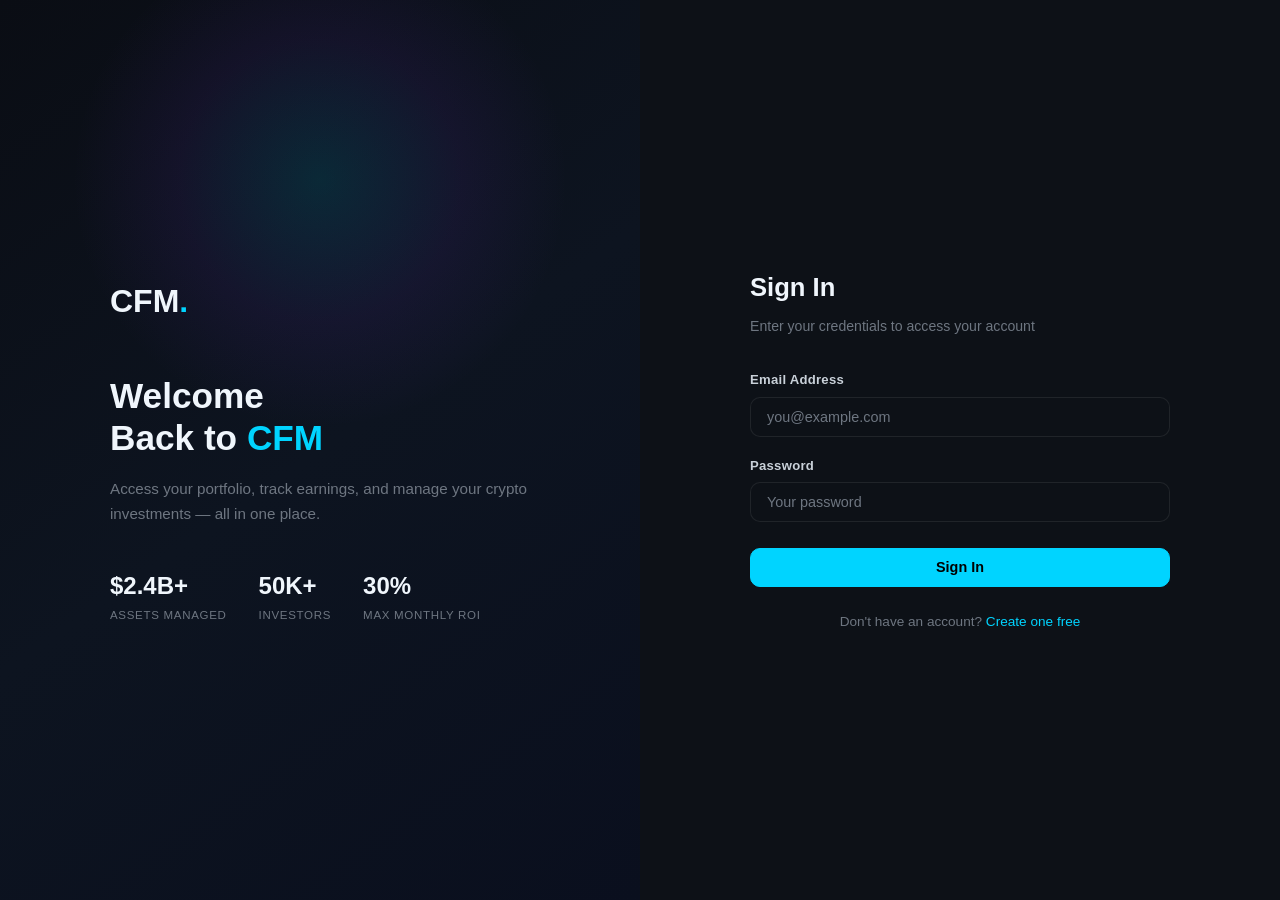
<file: dashboard.html>
<!DOCTYPE html>
<html lang="en">
<head>
  <meta charset="UTF-8" /><meta name="viewport" content="width=device-width, initial-scale=1.0" />
  <title>Dashboard — CryptoFinanceMarkets</title>
  <link rel="stylesheet" href="assets/css/styles.css" />
  <style>
    .dash-grid{display:grid;grid-template-columns:repeat(auto-fit,minmax(210px,1fr));gap:1.25rem;margin-bottom:2rem}
    .stat-card{background:var(--bg-card);border:1px solid var(--border);border-radius:14px;padding:1.4rem;position:relative;overflow:hidden}
    .stat-card::after{content:'';position:absolute;top:-20px;right:-20px;width:80px;height:80px;border-radius:50%;background:radial-gradient(circle,rgba(0,212,255,.12),transparent 70%)}
    .stat-label{font-size:.75rem;color:var(--text-muted);text-transform:uppercase;letter-spacing:.07em;margin-bottom:.4rem}
    .stat-value{font-size:1.7rem;font-weight:800;color:var(--text-primary)}
    .stat-sub{font-size:.78rem;margin-top:.3rem;color:var(--text-muted)}
    .stat-sub.up{color:var(--green)}.stat-sub.down{color:var(--red)}
    .chart-card{background:var(--bg-card);border:1px solid var(--border);border-radius:14px;padding:1.5rem;margin-bottom:2rem}
    .chart-card h3{font-size:.95rem;color:var(--text-primary);margin-bottom:1rem}
    .prices-grid{display:grid;grid-template-columns:repeat(auto-fill,minmax(170px,1fr));gap:.9rem;margin-bottom:2rem}
    .price-card{background:var(--bg-card);border:1px solid var(--border);border-radius:12px;padding:1rem 1.1rem}
    .price-sym{font-size:.72rem;color:var(--text-muted);font-weight:700;text-transform:uppercase}
    .price-val{font-size:1.05rem;font-weight:700;color:var(--text-primary);margin:.15rem 0}
    .price-chg{font-size:.78rem}
    .plans-grid{display:grid;grid-template-columns:repeat(auto-fill,minmax(220px,1fr));gap:1.1rem;margin-bottom:2rem}
    .plan-card{background:var(--bg-card);border:1px solid var(--border);border-radius:14px;padding:1.4rem;position:relative}
    .plan-card.featured{border-color:var(--accent)}
    .plan-badge{position:absolute;top:1rem;right:1rem;background:var(--accent);color:#000;font-size:.65rem;font-weight:800;padding:.15rem .55rem;border-radius:20px;text-transform:uppercase}
    .plan-name{font-size:1rem;font-weight:700;color:var(--text-primary);margin-bottom:.2rem}
    .plan-roi{font-size:1.8rem;font-weight:900;color:var(--accent)}
    .plan-roi span{font-size:.8rem;font-weight:400;color:var(--text-muted)}
    .plan-details{list-style:none;margin:.8rem 0 1rem;font-size:.82rem}
    .plan-details li{display:flex;justify-content:space-between;padding:.3rem 0;border-bottom:1px solid var(--border);color:var(--text-muted)}
    .plan-details li:last-child{border:none}
    .plan-details li b{color:var(--text-primary)}
    .tx-card{background:var(--bg-card);border:1px solid var(--border);border-radius:14px;padding:1.5rem}
    .tx-card-hdr{display:flex;justify-content:space-between;align-items:center;margin-bottom:1rem}
    .tx-card-hdr h3{font-size:.95rem;color:var(--text-primary)}
    .tx-table{width:100%;border-collapse:collapse}
    .tx-table th{font-size:.7rem;text-transform:uppercase;letter-spacing:.07em;color:var(--text-muted);padding:.5rem .7rem;text-align:left;border-bottom:1px solid var(--border)}
    .tx-table td{padding:.7rem .7rem;font-size:.85rem;color:var(--text-secondary);border-bottom:1px solid rgba(255,255,255,.03)}
    .tx-table tr:last-child td{border:none}
    .tx-badge{padding:.15rem .55rem;border-radius:20px;font-size:.68rem;font-weight:700;text-transform:uppercase}
    .tx-badge.deposit{background:rgba(34,197,94,.15);color:var(--green)}
    .tx-badge.withdrawal{background:rgba(239,68,68,.15);color:var(--red)}
    .tx-badge.earning{background:rgba(0,212,255,.15);color:var(--accent)}
    .empty-msg{text-align:center;padding:2rem;color:var(--text-muted);font-size:.88rem}
  </style>
</head>
<body>
<div class="app-shell">
  <aside class="sidebar" id="sidebar">
    <div class="sidebar-logo"><a href="index.html"><span class="logo-text">CFM</span><span class="logo-dot">.</span></a></div>
    <nav class="sidebar-nav">
      <a href="dashboard.html" class="nav-item active"><span class="nav-icon">▪</span>Dashboard</a>
      <a href="deposit.html" class="nav-item"><span class="nav-icon">↓</span>Deposit</a>
      <a href="withdraw.html" class="nav-item"><span class="nav-icon">↑</span>Withdraw</a>
      <a href="transactions.html" class="nav-item"><span class="nav-icon">≡</span>Transactions</a>
      <a href="kyc.html" class="nav-item"><span class="nav-icon">✪</span>KYC</a>
      <a href="settings.html" class="nav-item"><span class="nav-icon">⚙</span>Settings</a>
    </nav>
    <div class="sidebar-footer"><button class="btn btn-outline btn-sm" id="logoutBtn" style="width:100%">Logout</button></div>
  </aside>
  <main class="dashboard-main">
    <header class="dash-header">
      <button class="menu-toggle" id="menuToggle">☰</button>
      <div class="dash-header-left">
        <h1 class="dash-title">Dashboard</h1>
        <p class="dash-subtitle">Welcome back, <span id="userName">—</span></p>
      </div>
      <div class="dash-header-right">
        <span class="kyc-badge" id="kycBadge">KYC: —</span>
        <div class="user-avatar" id="userAvatar">?</div>
      </div>
    </header>

    <div class="dash-grid">
      <div class="stat-card"><div class="stat-label">Portfolio Balance</div><div class="stat-value" id="statBal">$0.00</div><div class="stat-sub up">Total value</div></div>
      <div class="stat-card"><div class="stat-label">Total Deposited</div><div class="stat-value" id="statDep">$0.00</div><div class="stat-sub">All time</div></div>
      <div class="stat-card"><div class="stat-label">Total Withdrawn</div><div class="stat-value" id="statWit">$0.00</div><div class="stat-sub">All time</div></div>
      <div class="stat-card"><div class="stat-label">Total Earnings</div><div class="stat-value" id="statEar">$0.00</div><div class="stat-sub up">Lifetime</div></div>
    </div>

    <div class="chart-card">
      <h3>Portfolio Performance (30 days)</h3>
      <canvas id="portChart" height="110"></canvas>
    </div>

    <h2 class="section-title">Live Prices</h2>
    <div class="prices-grid" id="pricesGrid"></div>

    <h2 class="section-title">Investment Plans</h2>
    <div class="plans-grid">
      <div class="plan-card"><div class="plan-name">Starter</div><div class="plan-roi">5%<span>/mo</span></div><ul class="plan-details"><li><span>Min</span><b>$100</b></li><li><span>Max</span><b>$999</b></li><li><span>Duration</span><b>30 days</b></li></ul><a href="deposit.html" class="btn btn-outline" style="width:100%;text-align:center">Invest</a></div>
      <div class="plan-card featured"><div class="plan-badge">Popular</div><div class="plan-name">Growth</div><div class="plan-roi">12%<span>/mo</span></div><ul class="plan-details"><li><span>Min</span><b>$1,000</b></li><li><span>Max</span><b>$9,999</b></li><li><span>Duration</span><b>30 days</b></li></ul><a href="deposit.html" class="btn btn-primary" style="width:100%;text-align:center">Invest</a></div>
      <div class="plan-card"><div class="plan-name">Pro</div><div class="plan-roi">20%<span>/mo</span></div><ul class="plan-details"><li><span>Min</span><b>$10,000</b></li><li><span>Max</span><b>$49,999</b></li><li><span>Duration</span><b>30 days</b></li></ul><a href="deposit.html" class="btn btn-outline" style="width:100%;text-align:center">Invest</a></div>
      <div class="plan-card"><div class="plan-name">Elite</div><div class="plan-roi">30%<span>/mo</span></div><ul class="plan-details"><li><span>Min</span><b>$50,000</b></li><li><span>Max</span><b>Unlimited</b></li><li><span>Duration</span><b>30 days</b></li></ul><a href="deposit.html" class="btn btn-outline" style="width:100%;text-align:center">Invest</a></div>
    </div>

    <div class="tx-card">
      <div class="tx-card-hdr"><h3>Recent Transactions</h3><a href="transactions.html" class="btn btn-sm btn-outline">View All</a></div>
      <div id="txWrap"><div class="empty-msg">Loading…</div></div>
    </div>
  </main>
</div>
<script src="assets/js/app.js"></script>
<script>
(async()=>{
  const user=window.CFM.requireAuth(); if(!user)return;
  document.getElementById('userName').textContent=user.firstName||user.email.split('@')[0];
  document.getElementById('userAvatar').textContent=(user.firstName||user.email)[0].toUpperCase();
  const kb=document.getElementById('kycBadge');
  const ks=user.kycStatus||'not_submitted';
  kb.textContent='KYC: '+ks;
  kb.style.color=ks==='approved'?'var(--green)':ks==='pending'?'#fbbf24':'var(--red)';
  document.getElementById('logoutBtn').addEventListener('click',()=>window.CFM.logout());
  document.getElementById('menuToggle').addEventListener('click',()=>document.getElementById('sidebar').classList.toggle('open'));
  const fmt=n=>'$'+Number(n||0).toLocaleString('en-US',{minimumFractionDigits:2,maximumFractionDigits:2});
  try{const d=await window.CFM.apiFetch('/api/dashboard/overview');
    document.getElementById('statBal').textContent=fmt(d.balance);
    document.getElementById('statDep').textContent=fmt(d.deposited);
    document.getElementById('statWit').textContent=fmt(d.withdrawn);
    document.getElementById('statEar').textContent=fmt(d.earnings);
  }catch(e){}
  const pts=window.CFM.generateChartData(30,5000,60,.6);
  window.CFM.drawAreaChart(document.getElementById('portChart'),pts,110);
  const SYMS=['BTC','ETH','BNB','SOL','ADA','DOT','LINK','AVAX'];
  function renderPrices(){
    document.getElementById('pricesGrid').innerHTML=SYMS.map(s=>{
      const p=window.CFM.PRICES[s]||{};const c=p.change||0;
      return`<div class="price-card"><div class="price-sym">${s}/USDT</div><div class="price-val">$${(p.price||0).toLocaleString('en-US',{minimumFractionDigits:2,maximumFractionDigits:2})}</div><div class="price-chg" style="color:${c>=0?'var(--green)':'var(--red)'}">${c>=0?'+':''}${c.toFixed(2)}%</div></div>`;
    }).join('');
  }
  renderPrices(); setInterval(renderPrices,3000);
  try{const d=await window.CFM.apiFetch('/api/transactions?limit=5');
    const txs=d.transactions||d||[];
    const wrap=document.getElementById('txWrap');
    if(!txs.length){wrap.innerHTML='<div class="empty-msg">No transactions yet. <a href="deposit.html" style="color:var(--accent)">Make a deposit →</a></div>';}
    else{wrap.innerHTML=`<table class="tx-table"><thead><tr><th>Type</th><th>Amount</th><th>Date</th><th>Status</th></tr></thead><tbody>${txs.map(t=>`<tr><td><span class="tx-badge ${(t.type||'').toLowerCase()}">${t.type||'—'}</span></td><td>$${Number(t.amount||0).toLocaleString('en-US',{minimumFractionDigits:2})}</td><td style="color:var(--text-muted);font-size:.8rem">${t.created_at?new Date(t.created_at).toLocaleDateString():'—'}</td><td><span class="tx-badge ${(t.type||'').toLowerCase()}">${t.status||'—'}</span></td></tr>`).join('')}</tbody></table>`;}
  }catch(e){document.getElementById('txWrap').innerHTML='<div class="empty-msg">Could not load transactions.</div>';}
})();
</script>
</body></html>
</file>
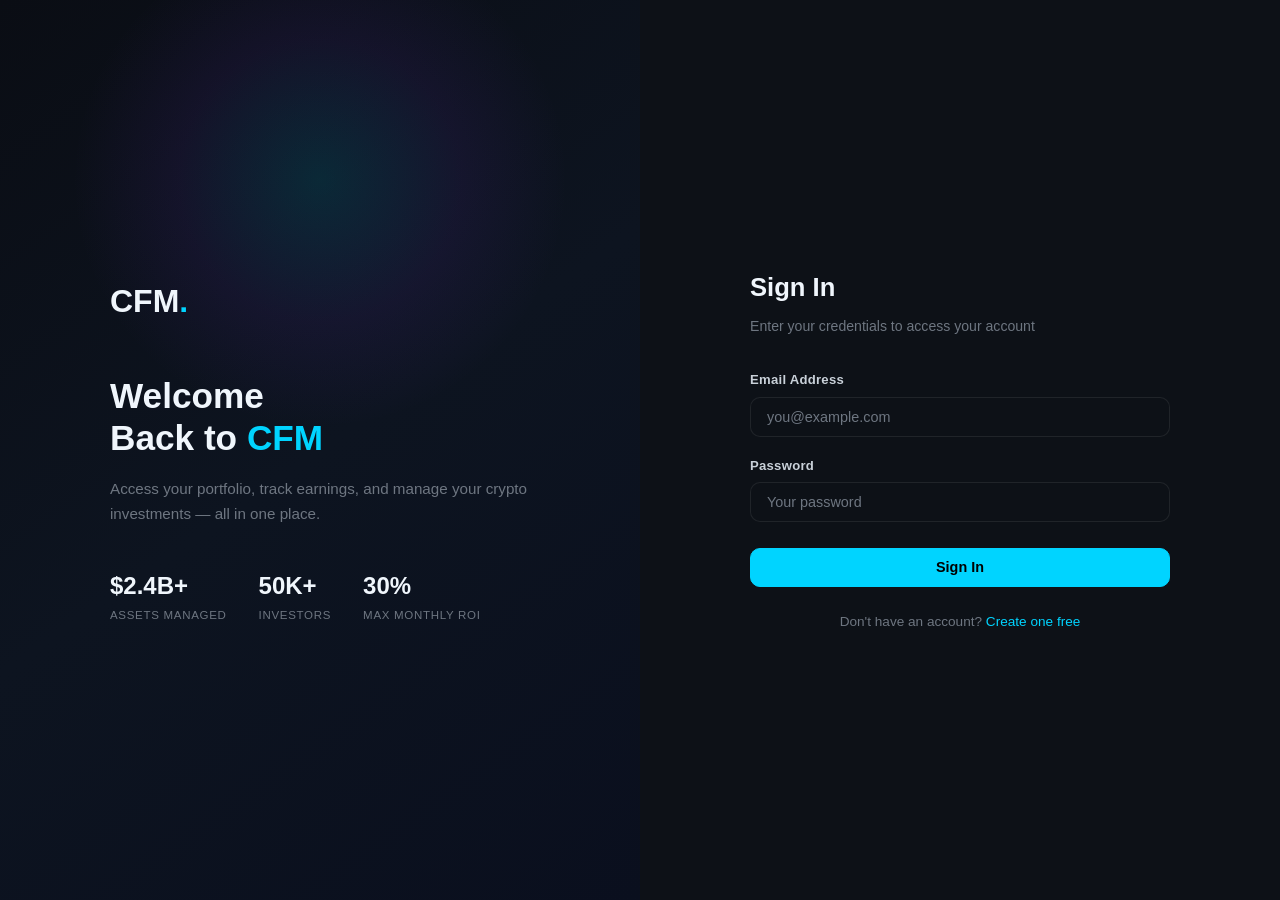
<file: deposit.html>
<!DOCTYPE html>
<html lang="en">
<head>
  <meta charset="UTF-8"/><meta name="viewport" content="width=device-width,initial-scale=1.0"/>
  <title>Deposit — CryptoFinanceMarkets</title>
  <link rel="stylesheet" href="assets/css/styles.css"/>
  <style>
    .dep-layout{display:grid;grid-template-columns:1fr 1fr;gap:2rem;max-width:860px}
    @media(max-width:700px){.dep-layout{grid-template-columns:1fr}}
    .dep-card{background:var(--bg-card);border:1px solid var(--border);border-radius:14px;padding:1.75rem}
    .dep-card h3{font-size:.95rem;font-weight:700;color:var(--text-primary);margin-bottom:1.25rem}
    .method-tabs{display:flex;gap:.4rem;flex-wrap:wrap;margin-bottom:1.25rem}
    .m-tab{padding:.4rem .85rem;border-radius:8px;border:1px solid var(--border);background:transparent;color:var(--text-muted);font-size:.82rem;cursor:pointer;transition:all .2s}
    .m-tab.active{border-color:var(--accent);color:var(--accent);background:rgba(0,212,255,.08)}
    .wallet-box{background:var(--bg-secondary);border:1px solid var(--border);border-radius:10px;padding:1rem;margin-bottom:1rem}
    .w-label{font-size:.72rem;color:var(--text-muted);text-transform:uppercase;letter-spacing:.06em;margin-bottom:.3rem}
    .w-addr{font-size:.8rem;color:var(--text-primary);font-family:monospace;word-break:break-all;margin-bottom:.5rem}
    .copy-btn{font-size:.75rem;color:var(--accent);background:none;border:1px solid rgba(0,212,255,.3);border-radius:6px;padding:.15rem .55rem;cursor:pointer}
    .copy-btn:hover{background:rgba(0,212,255,.1)}
    .qr-box{width:130px;height:130px;border:1px solid var(--border);border-radius:8px;display:flex;align-items:center;justify-content:center;font-size:3.5rem;margin:1rem auto;background:var(--bg-secondary)}
    .presets{display:grid;grid-template-columns:repeat(3,1fr);gap:.5rem;margin-bottom:1rem}
    .preset{padding:.45rem;border-radius:8px;border:1px solid var(--border);background:transparent;color:var(--text-muted);font-size:.82rem;cursor:pointer;transition:all .2s}
    .preset:hover,.preset.active{border-color:var(--accent);color:var(--accent);background:rgba(0,212,255,.06)}
    .fee-box{background:var(--bg-secondary);border-radius:10px;padding:1rem;margin:.75rem 0;font-size:.84rem}
    .fee-row{display:flex;justify-content:space-between;padding:.3rem 0;color:var(--text-muted);border-bottom:1px solid rgba(255,255,255,.04)}
    .fee-row:last-child{border:none;font-weight:700;color:var(--text-primary)}
    .notice{background:rgba(0,212,255,.06);border:1px solid rgba(0,212,255,.18);border-radius:10px;padding:.9rem;font-size:.8rem;color:var(--text-muted);line-height:1.6;margin-top:1rem}
    .net-badge{display:inline-block;padding:.1rem .45rem;border-radius:10px;background:rgba(124,58,237,.2);color:#a78bfa;font-size:.7rem;font-weight:700;margin-left:.3rem}
  </style>
</head>
<body>
<div class="app-shell">
  <aside class="sidebar" id="sidebar">
    <div class="sidebar-logo"><a href="index.html"><span class="logo-text">CFM</span><span class="logo-dot">.</span></a></div>
    <nav class="sidebar-nav">
      <a href="dashboard.html" class="nav-item"><span class="nav-icon">▪</span>Dashboard</a>
      <a href="deposit.html" class="nav-item active"><span class="nav-icon">↓</span>Deposit</a>
      <a href="withdraw.html" class="nav-item"><span class="nav-icon">↑</span>Withdraw</a>
      <a href="transactions.html" class="nav-item"><span class="nav-icon">≡</span>Transactions</a>
      <a href="kyc.html" class="nav-item"><span class="nav-icon">✪</span>KYC</a>
      <a href="settings.html" class="nav-item"><span class="nav-icon">⚙</span>Settings</a>
    </nav>
    <div class="sidebar-footer"><button class="btn btn-outline btn-sm" id="logoutBtn" style="width:100%">Logout</button></div>
  </aside>
  <main class="dashboard-main">
    <header class="dash-header">
      <button class="menu-toggle" id="menuToggle">☰</button>
      <div class="dash-header-left"><h1 class="dash-title">Deposit Funds</h1><p class="dash-subtitle">Add funds to your investment account</p></div>
    </header>
    <div class="dep-layout">
      <div>
        <div class="dep-card">
          <h3>Payment Method</h3>
          <div class="method-tabs">
            <button class="m-tab active" data-m="BTC">Bitcoin</button>
            <button class="m-tab" data-m="ETH">Ethereum</button>
            <button class="m-tab" data-m="USDT">USDT</button>
            <button class="m-tab" data-m="BNB">BNB</button>
            <button class="m-tab" data-m="SOL">Solana</button>
          </div>
          <div data-wallet="BTC"><div class="wallet-box"><div class="w-label">Bitcoin (BTC)<span class="net-badge">BTC</span></div><div class="w-addr" id="wBTC">1A1zP1eP5QGefi2DMPTfTL5SLmv7DivfNa</div><button class="copy-btn" data-c="wBTC">📋 Copy</button></div></div>
          <div data-wallet="ETH" style="display:none"><div class="wallet-box"><div class="w-label">Ethereum (ETH)<span class="net-badge">ERC-20</span></div><div class="w-addr" id="wETH">0x742d35Cc6634C0532925a3b844Bc454e4438f44e</div><button class="copy-btn" data-c="wETH">📋 Copy</button></div></div>
          <div data-wallet="USDT" style="display:none"><div class="wallet-box"><div class="w-label">USDT<span class="net-badge">TRC-20</span></div><div class="w-addr" id="wUSDT">TQn9Y2khEsLJW1ChVWFMSMeRDow5KcbLSE</div><button class="copy-btn" data-c="wUSDT">📋 Copy</button></div></div>
          <div data-wallet="BNB" style="display:none"><div class="wallet-box"><div class="w-label">BNB<span class="net-badge">BEP-20</span></div><div class="w-addr" id="wBNB">bnb1grpf0955h0ykzq3ar5nmum7y6gdfl6lxfn46h2</div><button class="copy-btn" data-c="wBNB">📋 Copy</button></div></div>
          <div data-wallet="SOL" style="display:none"><div class="wallet-box"><div class="w-label">Solana (SOL)<span class="net-badge">SOL</span></div><div class="w-addr" id="wSOL">7EcDhSYGxXyscszYEp35KHN8vvw3svAuLKTzXwCFLtV1</div><button class="copy-btn" data-c="wSOL">📋 Copy</button></div></div>
          <div class="qr-box">📲</div>
          <div class="notice">⚠️ <b style="color:var(--accent)">Important:</b> Only send the selected coin to this address. Wrong coin = permanent loss. Min deposit <b style="color:var(--accent)">$50</b>. Credited after 2 confirmations.</div>
        </div>
      </div>
      <div>
        <div class="dep-card">
          <h3>Confirm Amount</h3>
          <div class="form-group"><label class="form-label">Select Amount (USD)</label>
            <div class="presets">
              <button class="preset" data-a="100">$100</button><button class="preset" data-a="250">$250</button><button class="preset" data-a="500">$500</button>
              <button class="preset" data-a="1000">$1,000</button><button class="preset" data-a="5000">$5,000</button><button class="preset" data-a="10000">$10,000</button>
            </div>
            <input type="number" class="form-control" id="depAmt" placeholder="Custom amount" min="50"/>
          </div>
          <div class="form-group"><label class="form-label">Investment Plan</label>
            <select class="form-control" id="depPlan">
              <option value="">No specific plan</option>
              <option value="starter">Starter — 5%/mo ($100–$999)</option>
              <option value="growth">Growth — 12%/mo ($1K–$9,999)</option>
              <option value="pro">Pro — 20%/mo ($10K–$49,999)</option>
              <option value="elite">Elite — 30%/mo ($50K+)</option>
            </select>
          </div>
          <div class="form-group"><label class="form-label">Tx Hash (optional)</label><input type="text" class="form-control" id="depHash" placeholder="Blockchain transaction hash"/><div class="form-hint">Speeds up verification</div></div>
          <div class="fee-box">
            <div class="fee-row"><span>Amount</span><span id="fAmt">$0.00</span></div>
            <div class="fee-row"><span>Processing Fee</span><span style="color:var(--green)">$0.00</span></div>
            <div class="fee-row"><span>You Receive</span><span id="fRec" style="color:var(--accent)">$0.00</span></div>
          </div>
          <div class="form-error" id="depErr" style="display:none;margin-bottom:.75rem"></div>
          <button class="btn btn-primary" id="confirmDep" style="width:100%">Confirm Deposit</button>
          <div style="font-size:.72rem;color:var(--text-muted);text-align:center;margin-top:.6rem">By confirming you agree to our <a href="#" style="color:var(--accent)">Terms</a></div>
        </div>
      </div>
    </div>
  </main>
</div>
<script src="assets/js/app.js"></script>
<script>
(()=>{
  const user=window.CFM.requireAuth();if(!user)return;
  document.getElementById('logoutBtn').addEventListener('click',()=>window.CFM.logout());
  document.getElementById('menuToggle').addEventListener('click',()=>document.getElementById('sidebar').classList.toggle('open'));
  let activeM='BTC';
  document.querySelectorAll('.m-tab').forEach(b=>b.addEventListener('click',()=>{
    document.querySelectorAll('.m-tab').forEach(x=>x.classList.remove('active'));b.classList.add('active');activeM=b.dataset.m;
    document.querySelectorAll('[data-wallet]').forEach(w=>w.style.display=w.dataset.wallet===activeM?'':'none');
  }));
  document.querySelectorAll('.copy-btn').forEach(b=>b.addEventListener('click',()=>{
    const t=document.getElementById(b.dataset.c)?.textContent||'';
    navigator.clipboard.writeText(t).then(()=>window.CFM.showToast('Address copied!','success'));
  }));
  function updSummary(a){const f=v=>'$'+v.toLocaleString('en-US',{minimumFractionDigits:2});document.getElementById('fAmt').textContent=f(a);document.getElementById('fRec').textContent=f(a);}
  document.querySelectorAll('.preset').forEach(b=>b.addEventListener('click',()=>{
    document.querySelectorAll('.preset').forEach(x=>x.classList.remove('active'));b.classList.add('active');
    document.getElementById('depAmt').value=b.dataset.a;updSummary(Number(b.dataset.a));
  }));
  document.getElementById('depAmt').addEventListener('input',e=>{document.querySelectorAll('.preset').forEach(x=>x.classList.remove('active'));updSummary(Number(e.target.value)||0);});
  document.getElementById('confirmDep').addEventListener('click',async()=>{
    const amt=Number(document.getElementById('depAmt').value);const errEl=document.getElementById('depErr');errEl.style.display='none';
    if(!amt||amt<50){errEl.textContent='Minimum deposit is $50.';errEl.style.display='block';return;}
    const btn=document.getElementById('confirmDep');btn.disabled=true;btn.textContent='Processing…';
    try{
      await window.CFM.apiFetch('/api/transactions',{method:'POST',body:JSON.stringify({type:'deposit',amount:amt,currency:activeM,plan:document.getElementById('depPlan').value,tx_hash:document.getElementById('depHash').value.trim()})});
      window.CFM.showToast('Deposit recorded! Awaiting confirmation.','success');
      setTimeout(()=>window.location.href='transactions.html',1800);
    }catch(e){errEl.textContent=e.message||'Failed.';errEl.style.display='block';btn.disabled=false;btn.textContent='Confirm Deposit';}
  });
})();
</script>
</body></html>
</file>
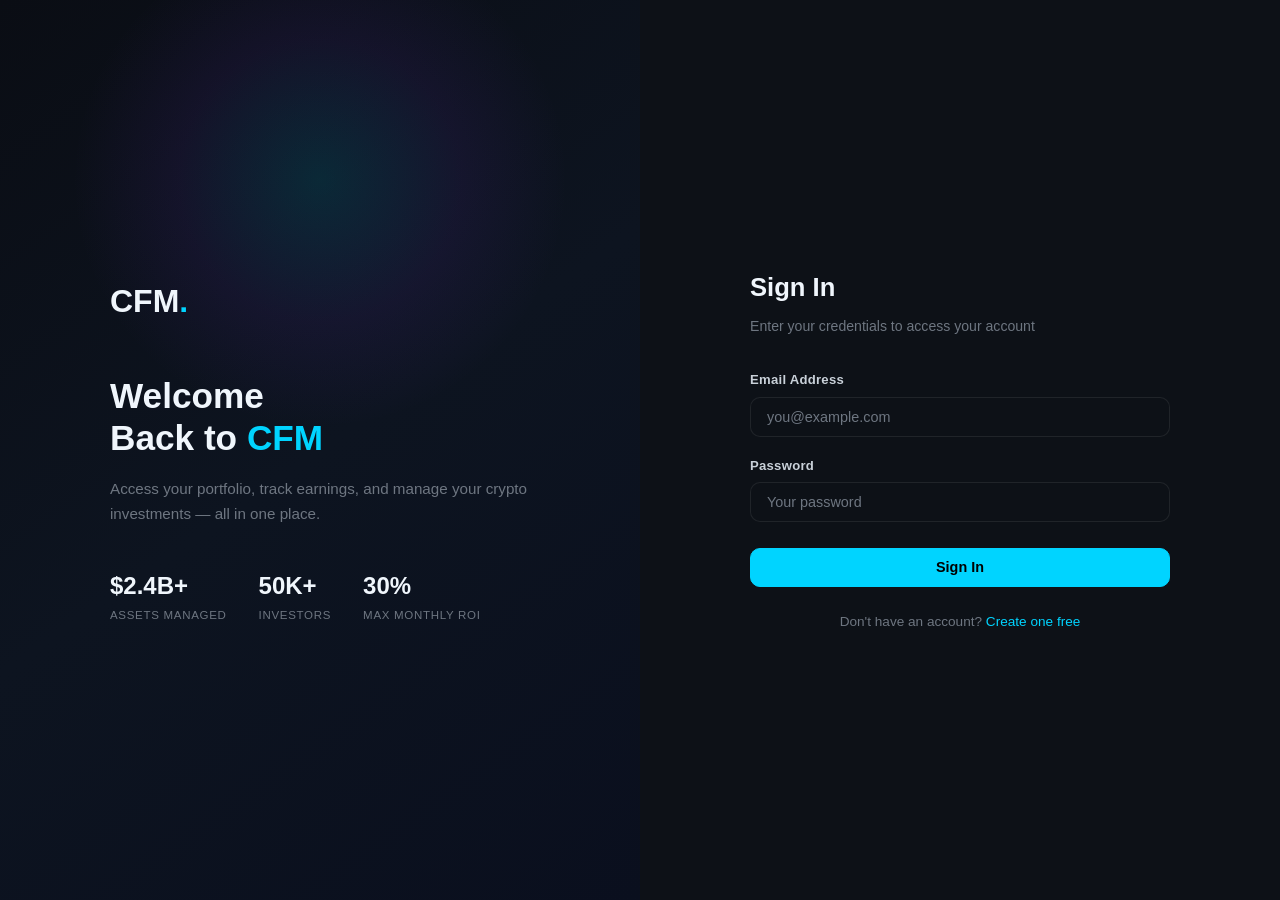
<file: kyc.html>
<!DOCTYPE html>
<html lang="en">
<head>
  <meta charset="UTF-8" /><meta name="viewport" content="width=device-width, initial-scale=1.0" />
  <title>KYC Verification — CryptoFinanceMarkets</title>
  <link rel="stylesheet" href="assets/css/styles.css" />
  <style>
    .kyc-steps{display:flex;align-items:center;gap:.4rem;margin-bottom:2rem;flex-wrap:wrap}
    .step-dot{width:30px;height:30px;border-radius:50%;border:2px solid var(--border);display:flex;align-items:center;justify-content:center;font-size:.78rem;font-weight:700;color:var(--text-muted);transition:all .3s;flex-shrink:0}
    .step-dot.active{border-color:var(--accent);color:var(--accent);box-shadow:0 0 10px rgba(0,212,255,.3)}
    .step-dot.done{background:var(--green);border-color:var(--green);color:#fff}
    .step-sep{flex:1;height:1px;background:var(--border);min-width:20px}
    .step-lbl{font-size:.75rem;color:var(--text-muted)}.step-lbl.active{color:var(--accent)}
    .kyc-card{background:var(--bg-card);border:1px solid var(--border);border-radius:14px;padding:2rem;max-width:640px}
    .kyc-step{display:none}.kyc-step.active{display:block}
    .form-row{display:grid;grid-template-columns:1fr 1fr;gap:1rem}
    @media(max-width:580px){.form-row{grid-template-columns:1fr}}
    .upload-zone{border:2px dashed var(--border);border-radius:10px;padding:2rem;text-align:center;cursor:pointer;position:relative;transition:border-color .2s;margin-bottom:1rem}
    .upload-zone:hover{border-color:var(--accent);background:rgba(0,212,255,.03)}
    .upload-zone input{position:absolute;inset:0;opacity:0;cursor:pointer}
    .upload-zone .icon{font-size:2rem;margin-bottom:.5rem}
    .upload-zone p{font-size:.85rem;color:var(--text-muted)}
    .upload-zone p b{color:var(--accent)}
    .file-chosen{font-size:.78rem;color:var(--green);margin-top:.4rem}
    .step-nav{display:flex;gap:.75rem;margin-top:1.5rem}
    .status-view{text-align:center;padding:3rem 2rem}
    .status-icon{font-size:3.5rem;margin-bottom:1rem}
    .status-view h2{font-size:1.4rem;font-weight:700;margin-bottom:.5rem}
    .status-view p{color:var(--text-muted);max-width:380px;margin:0 auto 1.5rem}
  </style>
</head>
<body>
<div class="app-shell">
  <aside class="sidebar" id="sidebar">
    <div class="sidebar-logo"><a href="index.html"><span class="logo-text">CFM</span><span class="logo-dot">.</span></a></div>
    <nav class="sidebar-nav">
      <a href="dashboard.html" class="nav-item"><span class="nav-icon">▪</span>Dashboard</a>
      <a href="deposit.html" class="nav-item"><span class="nav-icon">↓</span>Deposit</a>
      <a href="withdraw.html" class="nav-item"><span class="nav-icon">↑</span>Withdraw</a>
      <a href="transactions.html" class="nav-item"><span class="nav-icon">≡</span>Transactions</a>
      <a href="kyc.html" class="nav-item active"><span class="nav-icon">✪</span>KYC</a>
      <a href="settings.html" class="nav-item"><span class="nav-icon">⚙</span>Settings</a>
    </nav>
    <div class="sidebar-footer"><button class="btn btn-outline btn-sm" id="logoutBtn" style="width:100%">Logout</button></div>
  </aside>
  <main class="dashboard-main">
    <header class="dash-header">
      <button class="menu-toggle" id="menuToggle">☰</button>
      <div class="dash-header-left"><h1 class="dash-title">KYC Verification</h1><p class="dash-subtitle">Verify your identity to unlock withdrawals</p></div>
    </header>

    <div id="viewApproved" style="display:none"><div class="kyc-card status-view"><div class="status-icon">✅</div><h2 style="color:var(--green)">Approved</h2><p>Your identity is verified. All platform features are unlocked.</p><a href="dashboard.html" class="btn btn-primary">Go to Dashboard</a></div></div>
    <div id="viewPending" style="display:none"><div class="kyc-card status-view"><div class="status-icon">⏳</div><h2 style="color:#fbbf24">Under Review</h2><p>Documents submitted. Review takes 1–3 business days.</p><a href="dashboard.html" class="btn btn-outline">Back to Dashboard</a></div></div>
    <div id="viewRejected" style="display:none"><div class="kyc-card status-view"><div class="status-icon">❌</div><h2 style="color:var(--red)">Rejected</h2><p>Your submission was rejected. Please resubmit clearer documents.</p><button class="btn btn-primary" id="resubmitBtn">Resubmit</button></div></div>

    <div id="viewForm">
      <div class="kyc-steps">
        <div class="step-dot active" id="d1">1</div><span class="step-lbl active" id="l1">Info</span>
        <div class="step-sep"></div>
        <div class="step-dot" id="d2">2</div><span class="step-lbl" id="l2">ID Doc</span>
        <div class="step-sep"></div>
        <div class="step-dot" id="d3">3</div><span class="step-lbl" id="l3">Selfie</span>
        <div class="step-sep"></div>
        <div class="step-dot" id="d4">4</div><span class="step-lbl" id="l4">Submit</span>
      </div>
      <div class="kyc-card">
        <div class="kyc-step active" id="s1">
          <h3 style="font-size:1.05rem;color:var(--text-primary);margin-bottom:1.25rem">Personal Information</h3>
          <div class="form-row">
            <div class="form-group"><label class="form-label">First Name</label><input type="text" class="form-control" id="kFirst" placeholder="John"/></div>
            <div class="form-group"><label class="form-label">Last Name</label><input type="text" class="form-control" id="kLast" placeholder="Doe"/></div>
          </div>
          <div class="form-row">
            <div class="form-group"><label class="form-label">Date of Birth</label><input type="date" class="form-control" id="kDob"/></div>
            <div class="form-group"><label class="form-label">Nationality</label><input type="text" class="form-control" id="kNat" placeholder="American"/></div>
          </div>
          <div class="form-group"><label class="form-label">Address</label><input type="text" class="form-control" id="kAddr" placeholder="123 Main St, City, State"/></div>
          <div class="form-group"><label class="form-label">Document Type</label>
            <select class="form-control" id="kDoc"><option value="">Select…</option><option value="passport">Passport</option><option value="national_id">National ID</option><option value="drivers_license">Driver's License</option></select>
          </div>
          <div class="step-nav"><button class="btn btn-primary" id="n1">Continue →</button></div>
        </div>

        <div class="kyc-step" id="s2">
          <h3 style="font-size:1.05rem;color:var(--text-primary);margin-bottom:1.25rem">Upload ID Document</h3>
          <label class="upload-zone"><input type="file" id="fFront" accept="image/*,.pdf"/><div class="icon">🪪</div><p><b>Click to upload</b> — Front of ID</p><div class="file-chosen" id="nFront"></div></label>
          <label class="upload-zone"><input type="file" id="fBack" accept="image/*,.pdf"/><div class="icon">🪪</div><p><b>Click to upload</b> — Back of ID (if applicable)</p><div class="file-chosen" id="nBack"></div></label>
          <div class="step-nav"><button class="btn btn-outline" id="b2">← Back</button><button class="btn btn-primary" id="n2">Continue →</button></div>
        </div>

        <div class="kyc-step" id="s3">
          <h3 style="font-size:1.05rem;color:var(--text-primary);margin-bottom:1.25rem">Upload Selfie with ID</h3>
          <label class="upload-zone"><input type="file" id="fSelfie" accept="image/*" capture="user"/><div class="icon">🤳</div><p><b>Click to upload selfie</b> — Hold your ID next to your face</p><div class="file-chosen" id="nSelfie"></div></label>
          <div class="step-nav"><button class="btn btn-outline" id="b3">← Back</button><button class="btn btn-primary" id="n3">Continue →</button></div>
        </div>

        <div class="kyc-step" id="s4">
          <h3 style="font-size:1.05rem;color:var(--text-primary);margin-bottom:1.25rem">Review & Submit</h3>
          <div id="reviewBox" style="background:var(--bg-secondary);border-radius:10px;padding:1.1rem;margin-bottom:1.25rem;font-size:.87rem;line-height:2;color:var(--text-muted)"></div>
          <div style="background:rgba(0,212,255,.07);border:1px solid rgba(0,212,255,.2);border-radius:10px;padding:.9rem;font-size:.82rem;color:var(--text-muted);margin-bottom:1.25rem">ℹ️ By submitting you confirm all information is accurate. Processing takes 1–3 business days.</div>
          <div class="form-error" id="submitErr" style="display:none;margin-bottom:1rem"></div>
          <div class="step-nav"><button class="btn btn-outline" id="b4">← Back</button><button class="btn btn-primary" id="submitKyc">Submit for Review</button></div>
        </div>
      </div>
    </div>
  </main>
</div>
<script src="assets/js/app.js"></script>
<script>
(async()=>{
  const user=window.CFM.requireAuth(); if(!user)return;
  document.getElementById('logoutBtn').addEventListener('click',()=>window.CFM.logout());
  document.getElementById('menuToggle').addEventListener('click',()=>document.getElementById('sidebar').classList.toggle('open'));

  let status=user.kycStatus||'not_submitted';
  try{const d=await window.CFM.apiFetch('/api/kyc');status=d.status||status;}catch(e){}

  const show=id=>['viewApproved','viewPending','viewRejected','viewForm'].forEach(v=>document.getElementById(v).style.display=v===id?'':'none');
  if(status==='approved'){show('viewApproved');return;}
  if(status==='pending'){show('viewPending');return;}
  if(status==='rejected'){show('viewRejected');document.getElementById('resubmitBtn').onclick=()=>show('viewForm');return;}

  let cur=1;
  function goTo(n){
    document.querySelectorAll('.kyc-step').forEach(e=>e.classList.remove('active'));
    document.getElementById('s'+n).classList.add('active');
    for(let i=1;i<=4;i++){
      const d=document.getElementById('d'+i),l=document.getElementById('l'+i);
      if(i<n){d.className='step-dot done';d.textContent='✓';l.className='step-lbl';}
      else if(i===n){d.className='step-dot active';d.textContent=i;l.className='step-lbl active';}
      else{d.className='step-dot';d.textContent=i;l.className='step-lbl';}
    }
    cur=n;
  }

  ['fFront','fBack','fSelfie'].forEach((id,i)=>{
    const names=['nFront','nBack','nSelfie'];
    document.getElementById(id).addEventListener('change',function(){
      document.getElementById(names[i]).textContent=this.files[0]?'✓ '+this.files[0].name:'';
    });
  });

  document.getElementById('n1').onclick=()=>{
    if(!document.getElementById('kFirst').value||!document.getElementById('kLast').value||!document.getElementById('kDob').value||!document.getElementById('kDoc').value){window.CFM.showToast('Fill all fields','error');return;}
    goTo(2);
  };
  document.getElementById('b2').onclick=()=>goTo(1);
  document.getElementById('n2').onclick=()=>{
    if(!document.getElementById('fFront').files[0]){window.CFM.showToast('Upload front of ID','error');return;}
    goTo(3);
  };
  document.getElementById('b3').onclick=()=>goTo(2);
  document.getElementById('n3').onclick=()=>{
    if(!document.getElementById('fSelfie').files[0]){window.CFM.showToast('Upload selfie','error');return;}
    document.getElementById('reviewBox').innerHTML=`
      <div><b style="color:var(--text-primary)">Name:</b> ${document.getElementById('kFirst').value} ${document.getElementById('kLast').value}</div>
      <div><b style="color:var(--text-primary)">DOB:</b> ${document.getElementById('kDob').value}</div>
      <div><b style="color:var(--text-primary)">Nationality:</b> ${document.getElementById('kNat').value||'—'}</div>
      <div><b style="color:var(--text-primary)">Document:</b> ${document.getElementById('kDoc').value}</div>
      <div><b style="color:var(--text-primary)">Files:</b> ID Front ✔ ${document.getElementById('fBack').files[0]?'| ID Back ✔ ':''}| Selfie ✔</div>`;
    goTo(4);
  };
  document.getElementById('b4').onclick=()=>goTo(3);
  document.getElementById('submitKyc').onclick=async()=>{
    const btn=document.getElementById('submitKyc');
    btn.disabled=true;btn.textContent='Submitting…';
    const fd=new FormData();
    fd.append('first_name',document.getElementById('kFirst').value);
    fd.append('last_name',document.getElementById('kLast').value);
    fd.append('dob',document.getElementById('kDob').value);
    fd.append('nationality',document.getElementById('kNat').value);
    fd.append('address',document.getElementById('kAddr').value);
    fd.append('document_type',document.getElementById('kDoc').value);
    if(document.getElementById('fFront').files[0])fd.append('id_front',document.getElementById('fFront').files[0]);
    if(document.getElementById('fBack').files[0])fd.append('id_back',document.getElementById('fBack').files[0]);
    if(document.getElementById('fSelfie').files[0])fd.append('selfie',document.getElementById('fSelfie').files[0]);
    try{
      const r=await fetch('/api/kyc/submit',{method:'POST',headers:{'Authorization':'Bearer '+window.CFM.getToken()},body:fd});
      const d=await r.json();
      if(!r.ok)throw new Error(d.error||'Submission failed');
      window.CFM.showToast('KYC submitted!','success');
      setTimeout(()=>show('viewPending'),1200);
    }catch(e){
      document.getElementById('submitErr').textContent=e.message;
      document.getElementById('submitErr').style.display='block';
      btn.disabled=false;btn.textContent='Submit for Review';
    }
  };
})();
</script>
</body></html>
</file>
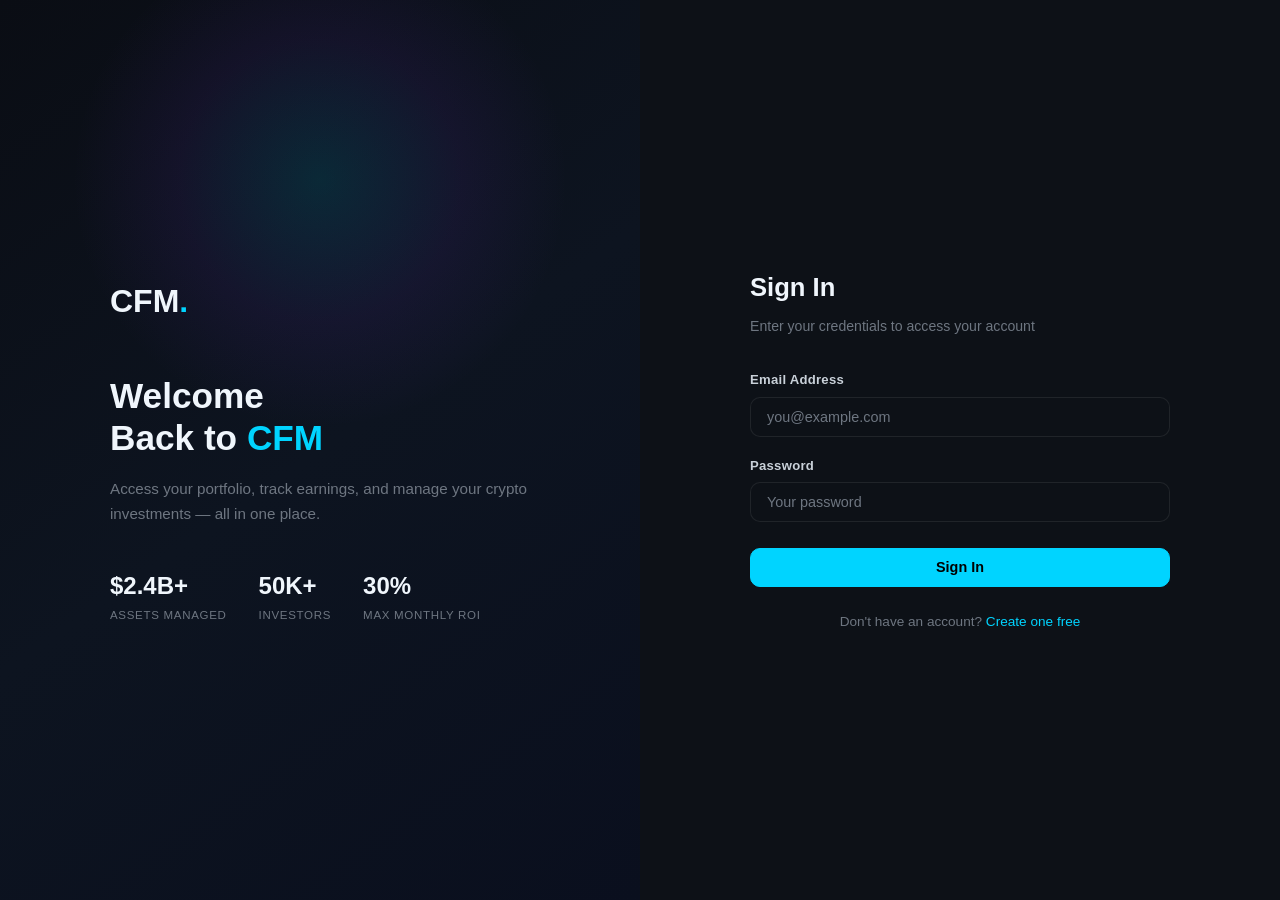
<file: login.html>
<!DOCTYPE html>
<html lang="en">
<head>
  <meta charset="UTF-8" />
  <meta name="viewport" content="width=device-width, initial-scale=1.0" />
  <title>Sign In — CryptoFinanceMarkets</title>
  <link rel="stylesheet" href="assets/css/styles.css" />
</head>
<body>
<div class="auth-page">
  <div class="auth-left">
    <div class="auth-left-content">
      <div class="auth-brand"><div class="auth-brand-logo">CFM<span>.</span></div></div>
      <h1 class="auth-headline">Welcome<br/>Back to <span>CFM</span></h1>
      <p class="auth-subtext">Access your portfolio, track earnings, and manage your crypto investments — all in one place.</p>
      <div class="auth-stats">
        <div><div class="auth-stat-value">$2.4B+</div><div class="auth-stat-label">Assets Managed</div></div>
        <div><div class="auth-stat-value">50K+</div><div class="auth-stat-label">Investors</div></div>
        <div><div class="auth-stat-value">30%</div><div class="auth-stat-label">Max Monthly ROI</div></div>
      </div>
    </div>
  </div>
  <div class="auth-right">
    <div class="auth-form-box">
      <h2>Sign In</h2>
      <p>Enter your credentials to access your account</p>
      <div class="auth-error" id="authError"></div>
      <div class="form-group">
        <label class="form-label">Email Address</label>
        <input type="email" class="form-control" id="email" placeholder="you@example.com" autocomplete="email" />
      </div>
      <div class="form-group">
        <label class="form-label">Password</label>
        <input type="password" class="form-control" id="password" placeholder="Your password" autocomplete="current-password" />
      </div>
      <button class="btn btn-primary" id="loginBtn" style="width:100%;margin-top:.5rem">Sign In</button>
      <div class="auth-footer-text">Don't have an account? <a href="signup.html">Create one free</a></div>
    </div>
  </div>
</div>
<script src="assets/js/app.js"></script>
<script>
  if (window.CFM.getToken()) window.location.href = 'dashboard.html';
  const errEl = document.getElementById('authError');
  async function doLogin() {
    const email    = document.getElementById('email').value.trim();
    const password = document.getElementById('password').value;
    errEl.style.display = 'none';
    if (!email || !password) { errEl.textContent = 'Please enter your email and password.'; errEl.style.display = 'block'; return; }
    const btn = document.getElementById('loginBtn');
    btn.disabled = true; btn.textContent = 'Signing in…';
    try {
      const data = await window.CFM.apiFetch('/api/auth/login', { method:'POST', body: JSON.stringify({ email, password }) });
      window.CFM.setAuth(data.token, data.user);
      window.location.href = data.user.role === 'admin' ? 'admin.html' : 'dashboard.html';
    } catch(e) {
      errEl.textContent = e.message || 'Invalid email or password.';
      errEl.style.display = 'block';
      btn.disabled = false; btn.textContent = 'Sign In';
    }
  }
  document.getElementById('loginBtn').addEventListener('click', doLogin);
  document.getElementById('password').addEventListener('keydown', e => { if (e.key === 'Enter') doLogin(); });
</script>
</body>
</html>
</file>
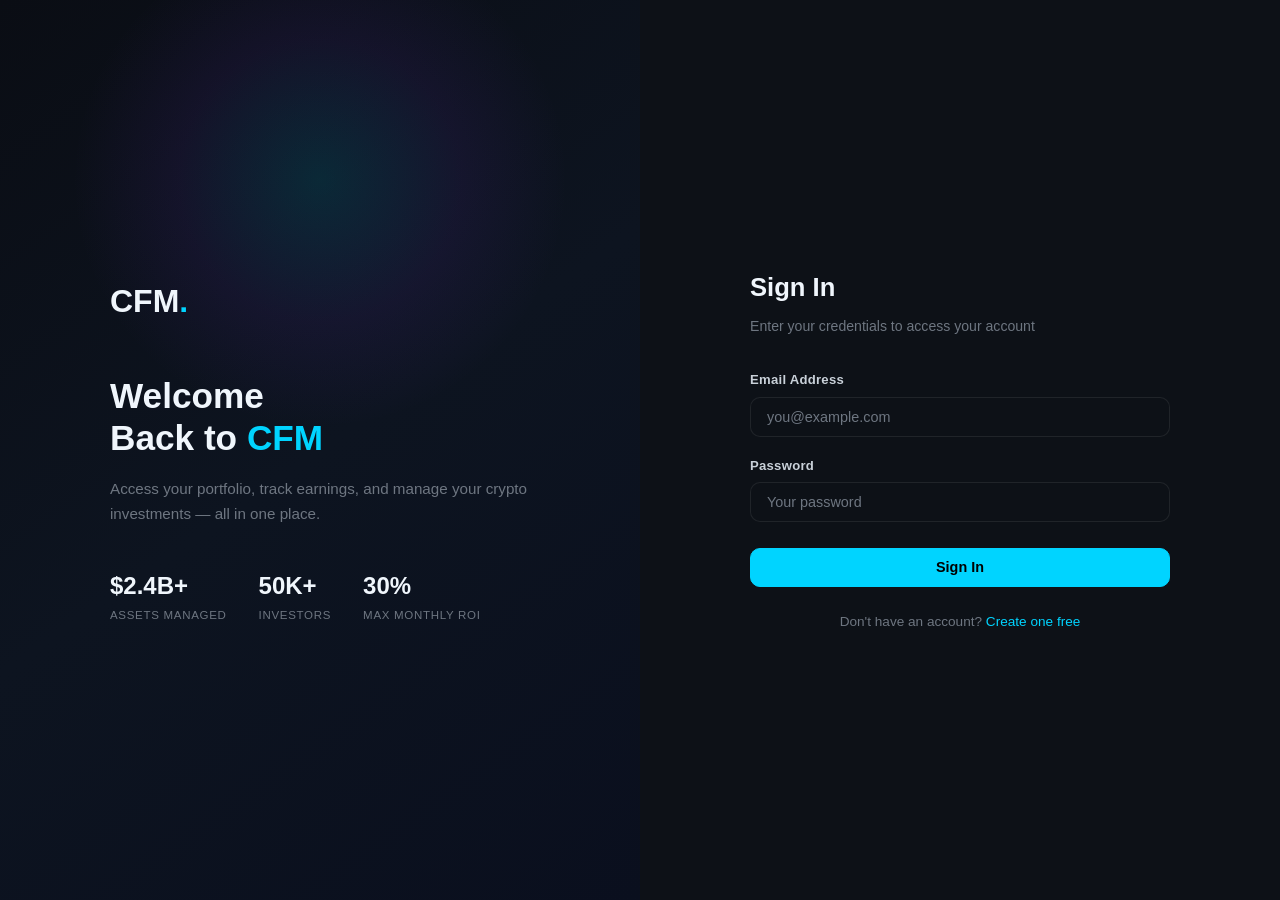
<file: settings.html>
<!DOCTYPE html>
<html lang="en">
<head>
  <meta charset="UTF-8"/><meta name="viewport" content="width=device-width,initial-scale=1.0"/>
  <title>Settings — CryptoFinanceMarkets</title>
  <link rel="stylesheet" href="assets/css/styles.css"/>
  <style>
    .set-layout{display:grid;grid-template-columns:190px 1fr;gap:2rem;max-width:860px}
    @media(max-width:660px){.set-layout{grid-template-columns:1fr}}
    .set-nav{list-style:none}
    .set-nav li{margin-bottom:.2rem}
    .set-nav a{display:flex;align-items:center;gap:.5rem;padding:.6rem .9rem;border-radius:10px;color:var(--text-muted);font-size:.88rem;text-decoration:none;transition:all .2s}
    .set-nav a:hover{background:rgba(255,255,255,.04);color:var(--text-primary)}
    .set-nav a.active{background:rgba(0,212,255,.09);color:var(--accent);border:1px solid rgba(0,212,255,.18)}
    .set-panel{background:var(--bg-card);border:1px solid var(--border);border-radius:14px;padding:2rem}
    .set-section{display:none}.set-section.active{display:block}
    .set-section h2{font-size:1.05rem;font-weight:700;color:var(--text-primary);margin-bottom:1.5rem;padding-bottom:.75rem;border-bottom:1px solid var(--border)}
    .av-row{display:flex;align-items:center;gap:1.25rem;margin-bottom:1.75rem}
    .av-lg{width:68px;height:68px;border-radius:50%;background:linear-gradient(135deg,var(--accent),var(--purple));display:flex;align-items:center;justify-content:center;font-size:1.7rem;font-weight:700;color:#000;flex-shrink:0}
    .form-row{display:grid;grid-template-columns:1fr 1fr;gap:1rem}
    @media(max-width:480px){.form-row{grid-template-columns:1fr}}
    .divider{border:none;border-top:1px solid var(--border);margin:1.5rem 0}
    .tgl-row{display:flex;justify-content:space-between;align-items:center;padding:.7rem 0;border-bottom:1px solid rgba(255,255,255,.04)}
    .tgl-row:last-of-type{border:none}
    .tgl-lbl{font-size:.88rem;color:var(--text-primary)}
    .tgl-desc{font-size:.75rem;color:var(--text-muted)}
    .tgl{position:relative;width:44px;height:22px;flex-shrink:0}
    .tgl input{opacity:0;width:0;height:0}
    .tgl-sl{position:absolute;inset:0;background:var(--border);border-radius:22px;cursor:pointer;transition:background .3s}
    .tgl-sl::before{content:'';position:absolute;width:16px;height:16px;left:3px;top:3px;background:#fff;border-radius:50%;transition:transform .3s}
    .tgl input:checked+.tgl-sl{background:var(--accent)}
    .tgl input:checked+.tgl-sl::before{transform:translateX(22px)}
    .danger{background:rgba(239,68,68,.06);border:1px solid rgba(239,68,68,.18);border-radius:10px;padding:1.1rem;margin-top:1.5rem}
    .danger h3{color:var(--red);font-size:.88rem;font-weight:700;margin-bottom:.4rem}
    .msg{font-size:.82rem;margin-bottom:.75rem;display:none}
  </style>
</head>
<body>
<div class="app-shell">
  <aside class="sidebar" id="sidebar">
    <div class="sidebar-logo"><a href="index.html"><span class="logo-text">CFM</span><span class="logo-dot">.</span></a></div>
    <nav class="sidebar-nav">
      <a href="dashboard.html" class="nav-item"><span class="nav-icon">▪</span>Dashboard</a>
      <a href="deposit.html" class="nav-item"><span class="nav-icon">↓</span>Deposit</a>
      <a href="withdraw.html" class="nav-item"><span class="nav-icon">↑</span>Withdraw</a>
      <a href="transactions.html" class="nav-item"><span class="nav-icon">≡</span>Transactions</a>
      <a href="kyc.html" class="nav-item"><span class="nav-icon">✪</span>KYC</a>
      <a href="settings.html" class="nav-item active"><span class="nav-icon">⚙</span>Settings</a>
    </nav>
    <div class="sidebar-footer"><button class="btn btn-outline btn-sm" id="logoutBtn" style="width:100%">Logout</button></div>
  </aside>
  <main class="dashboard-main">
    <header class="dash-header">
      <button class="menu-toggle" id="menuToggle">☰</button>
      <div class="dash-header-left"><h1 class="dash-title">Settings</h1><p class="dash-subtitle">Manage your account</p></div>
    </header>
    <div class="set-layout">
      <ul class="set-nav">
        <li><a href="#" class="active" data-tab="profile">👤 Profile</a></li>
        <li><a href="#" data-tab="security">🔒 Security</a></li>
        <li><a href="#" data-tab="notifications">🔔 Notifications</a></li>
      </ul>
      <div class="set-panel">
        <div class="set-section active" id="tab-profile">
          <h2>Profile Information</h2>
          <div class="av-row">
            <div class="av-lg" id="avLg">?</div>
            <div><button class="btn btn-outline btn-sm" style="margin-bottom:.4rem">Upload Photo</button><div style="font-size:.72rem;color:var(--text-muted)">JPG/PNG, max 5MB</div></div>
          </div>
          <div class="form-row">
            <div class="form-group"><label class="form-label">First Name</label><input type="text" class="form-control" id="pFirst"/></div>
            <div class="form-group"><label class="form-label">Last Name</label><input type="text" class="form-control" id="pLast"/></div>
          </div>
          <div class="form-group"><label class="form-label">Email</label><input type="email" class="form-control" id="pEmail" readonly style="opacity:.55"/><div class="form-hint">Contact support to change email.</div></div>
          <div class="form-row">
            <div class="form-group"><label class="form-label">Country</label><input type="text" class="form-control" id="pCountry"/></div>
            <div class="form-group"><label class="form-label">Phone</label><input type="tel" class="form-control" id="pPhone"/></div>
          </div>
          <div class="msg" id="profMsg"></div>
          <button class="btn btn-primary" id="saveProf">Save Changes</button>
        </div>

        <div class="set-section" id="tab-security">
          <h2>Security</h2>
          <div class="form-group"><label class="form-label">Current Password</label><input type="password" class="form-control" id="secCur" placeholder="Current password" autocomplete="current-password"/></div>
          <div class="form-row">
            <div class="form-group"><label class="form-label">New Password</label><input type="password" class="form-control" id="secNew" placeholder="Min 8 chars" autocomplete="new-password"/></div>
            <div class="form-group"><label class="form-label">Confirm New</label><input type="password" class="form-control" id="secCon" placeholder="Repeat" autocomplete="new-password"/></div>
          </div>
          <div class="msg" id="secMsg"></div>
          <button class="btn btn-primary" id="savePwd">Update Password</button>
          <hr class="divider"/>
          <h3 style="font-size:.92rem;color:var(--text-primary);margin-bottom:.75rem">Two-Factor Authentication</h3>
          <p style="font-size:.84rem;color:var(--text-muted);margin-bottom:1rem">Protect your account with 2FA via authenticator app.</p>
          <button class="btn btn-outline" onclick="window.CFM.showToast('2FA setup coming soon!','info')">Enable 2FA</button>
          <div class="danger"><h3>Danger Zone</h3><p style="font-size:.8rem;color:var(--text-muted);margin-bottom:.75rem">Permanently delete your account and all data.</p><button class="btn btn-sm" style="background:rgba(239,68,68,.12);color:var(--red);border:1px solid rgba(239,68,68,.25)" id="delAcc">Delete Account</button></div>
        </div>

        <div class="set-section" id="tab-notifications">
          <h2>Notifications</h2>
          <div class="tgl-row"><div><div class="tgl-lbl">Deposit Confirmations</div><div class="tgl-desc">When deposits are confirmed</div></div><label class="tgl"><input type="checkbox" checked/><span class="tgl-sl"></span></label></div>
          <div class="tgl-row"><div><div class="tgl-lbl">Withdrawal Updates</div><div class="tgl-desc">Processing and completion alerts</div></div><label class="tgl"><input type="checkbox" checked/><span class="tgl-sl"></span></label></div>
          <div class="tgl-row"><div><div class="tgl-lbl">Earnings Credited</div><div class="tgl-desc">When earnings are added</div></div><label class="tgl"><input type="checkbox" checked/><span class="tgl-sl"></span></label></div>
          <div class="tgl-row"><div><div class="tgl-lbl">KYC Status</div><div class="tgl-desc">Approval or rejection alerts</div></div><label class="tgl"><input type="checkbox" checked/><span class="tgl-sl"></span></label></div>
          <div class="tgl-row"><div><div class="tgl-lbl">Security Alerts</div><div class="tgl-desc">New logins and password changes</div></div><label class="tgl"><input type="checkbox" checked/><span class="tgl-sl"></span></label></div>
          <div class="tgl-row"><div><div class="tgl-lbl">Marketing</div><div class="tgl-desc">Promotions and announcements</div></div><label class="tgl"><input type="checkbox"/><span class="tgl-sl"></span></label></div>
          <div style="margin-top:1.25rem"><button class="btn btn-primary" onclick="window.CFM.showToast('Preferences saved!','success')">Save Preferences</button></div>
        </div>
      </div>
    </div>
  </main>
</div>
<script src="assets/js/app.js"></script>
<script>
(()=>{
  const user=window.CFM.requireAuth();if(!user)return;
  document.getElementById('logoutBtn').addEventListener('click',()=>window.CFM.logout());
  document.getElementById('menuToggle').addEventListener('click',()=>document.getElementById('sidebar').classList.toggle('open'));
  document.getElementById('avLg').textContent=(user.firstName||user.email)[0].toUpperCase();
  document.getElementById('pFirst').value=user.firstName||'';
  document.getElementById('pLast').value=user.lastName||'';
  document.getElementById('pEmail').value=user.email||'';
  document.getElementById('pCountry').value=user.country||'';
  document.getElementById('pPhone').value=user.phone||'';
  document.querySelectorAll('.set-nav a').forEach(a=>a.addEventListener('click',e=>{e.preventDefault();
    document.querySelectorAll('.set-nav a').forEach(x=>x.classList.remove('active'));
    document.querySelectorAll('.set-section').forEach(x=>x.classList.remove('active'));
    a.classList.add('active');document.getElementById('tab-'+a.dataset.tab).classList.add('active');
  }));
  const showMsg=(id,msg,ok)=>{const el=document.getElementById(id);el.textContent=msg;el.style.color=ok?'var(--green)':'var(--red)';el.style.display='block';};
  document.getElementById('saveProf').addEventListener('click',async()=>{
    try{await window.CFM.apiFetch('/api/auth/me',{method:'PATCH',body:JSON.stringify({firstName:document.getElementById('pFirst').value.trim(),lastName:document.getElementById('pLast').value.trim(),country:document.getElementById('pCountry').value.trim(),phone:document.getElementById('pPhone').value.trim()})});
      showMsg('profMsg','✓ Profile saved.',true);window.CFM.showToast('Saved!','success');
    }catch(e){showMsg('profMsg',e.message||'Failed.',false);}
  });
  document.getElementById('savePwd').addEventListener('click',async()=>{
    const c=document.getElementById('secCur').value,n=document.getElementById('secNew').value,cf=document.getElementById('secCon').value;
    if(!c||!n||!cf){showMsg('secMsg','Fill all fields.',false);return;}
    if(n!==cf){showMsg('secMsg','Passwords don\'t match.',false);return;}
    if(n.length<8){showMsg('secMsg','Min 8 characters.',false);return;}
    try{await window.CFM.apiFetch('/api/auth/change-password',{method:'POST',body:JSON.stringify({current_password:c,new_password:n})});
      showMsg('secMsg','✓ Password updated.',true);window.CFM.showToast('Password changed!','success');
      ['secCur','secNew','secCon'].forEach(id=>document.getElementById(id).value='');
    }catch(e){showMsg('secMsg',e.message||'Failed.',false);}
  });
  document.getElementById('delAcc').addEventListener('click',()=>{if(confirm('Permanently delete your account?'))window.CFM.showToast('Contact support to delete your account.','error');});
})();
</script>
</body></html>
</file>
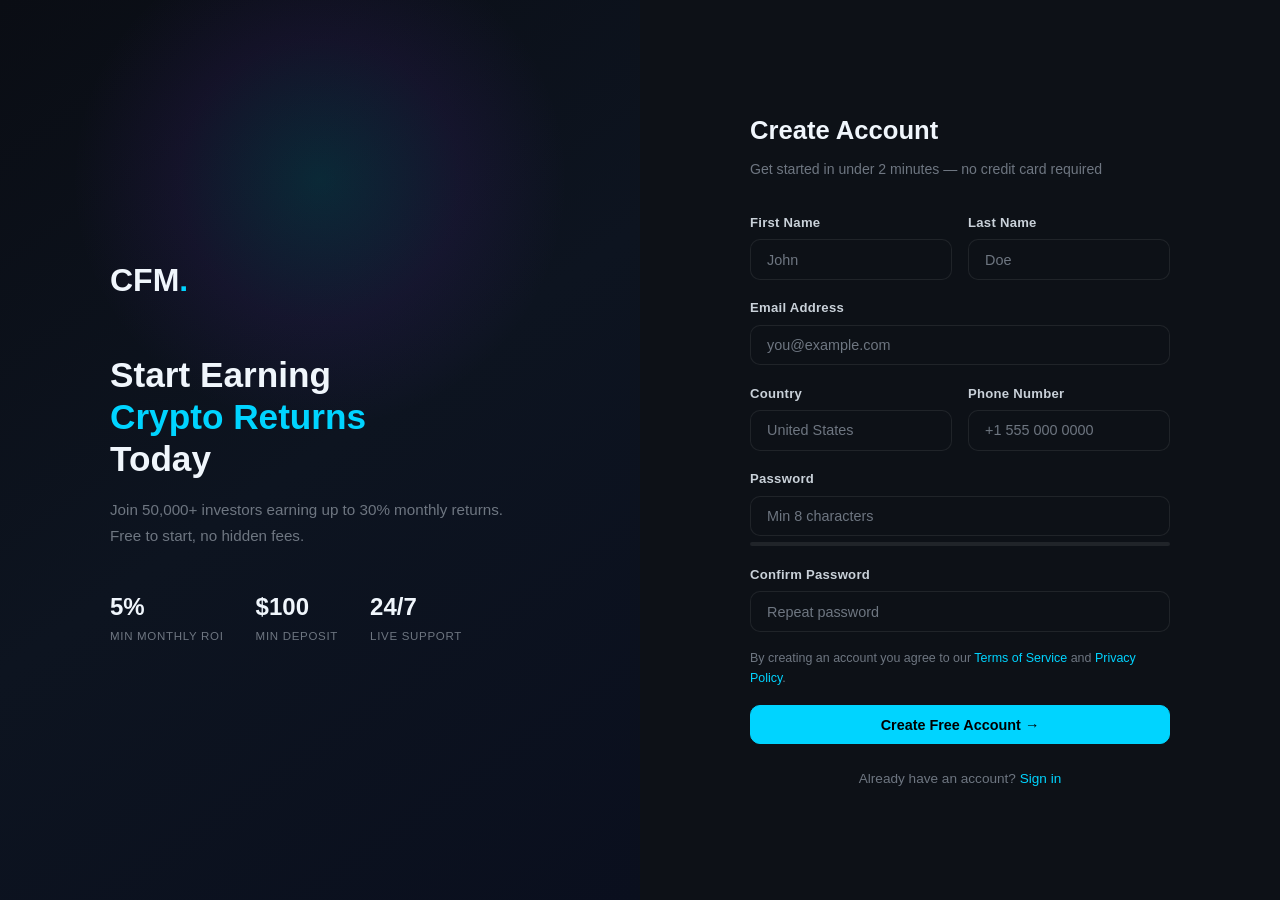
<file: signup.html>
<!DOCTYPE html>
<html lang="en">
<head>
  <meta charset="UTF-8" />
  <meta name="viewport" content="width=device-width, initial-scale=1.0" />
  <title>Create Account — CryptoFinanceMarkets</title>
  <link rel="stylesheet" href="assets/css/styles.css" />
  <style>
    .form-row { display: grid; grid-template-columns: 1fr 1fr; gap: 1rem; }
    @media(max-width:480px){ .form-row { grid-template-columns: 1fr; } }
    .password-strength { height: 4px; border-radius: 2px; margin-top: .4rem; transition: all .3s; background: var(--border); }
    .strength-weak   { background: var(--red); width: 33%; }
    .strength-medium { background: #fbbf24; width: 66%; }
    .strength-strong { background: var(--green); width: 100%; }
  </style>
</head>
<body>
<div class="auth-page">
  <div class="auth-left">
    <div class="auth-left-content">
      <div class="auth-brand"><div class="auth-brand-logo">CFM<span>.</span></div></div>
      <h1 class="auth-headline">Start Earning<br/><span>Crypto Returns</span><br/>Today</h1>
      <p class="auth-subtext">Join 50,000+ investors earning up to 30% monthly returns. Free to start, no hidden fees.</p>
      <div class="auth-stats">
        <div><div class="auth-stat-value">5%</div><div class="auth-stat-label">Min Monthly ROI</div></div>
        <div><div class="auth-stat-value">$100</div><div class="auth-stat-label">Min Deposit</div></div>
        <div><div class="auth-stat-value">24/7</div><div class="auth-stat-label">Live Support</div></div>
      </div>
    </div>
  </div>
  <div class="auth-right">
    <div class="auth-form-box">
      <h2>Create Account</h2>
      <p>Get started in under 2 minutes — no credit card required</p>
      <div class="auth-error" id="authError"></div>
      <div class="form-row">
        <div class="form-group">
          <label class="form-label">First Name</label>
          <input type="text" class="form-control" id="firstName" placeholder="John" autocomplete="given-name" />
        </div>
        <div class="form-group">
          <label class="form-label">Last Name</label>
          <input type="text" class="form-control" id="lastName" placeholder="Doe" autocomplete="family-name" />
        </div>
      </div>
      <div class="form-group">
        <label class="form-label">Email Address</label>
        <input type="email" class="form-control" id="email" placeholder="you@example.com" autocomplete="email" />
      </div>
      <div class="form-row">
        <div class="form-group">
          <label class="form-label">Country</label>
          <input type="text" class="form-control" id="country" placeholder="United States" autocomplete="country-name" />
        </div>
        <div class="form-group">
          <label class="form-label">Phone Number</label>
          <input type="tel" class="form-control" id="phone" placeholder="+1 555 000 0000" autocomplete="tel" />
        </div>
      </div>
      <div class="form-group">
        <label class="form-label">Password</label>
        <input type="password" class="form-control" id="password" placeholder="Min 8 characters" autocomplete="new-password" />
        <div class="password-strength" id="strengthBar"></div>
      </div>
      <div class="form-group">
        <label class="form-label">Confirm Password</label>
        <input type="password" class="form-control" id="confirmPassword" placeholder="Repeat password" autocomplete="new-password" />
      </div>
      <div style="font-size:.78rem;color:var(--text-muted);margin-bottom:1rem">
        By creating an account you agree to our <a href="#" style="color:var(--accent)">Terms of Service</a> and <a href="#" style="color:var(--accent)">Privacy Policy</a>.
      </div>
      <button class="btn btn-primary" id="signupBtn" style="width:100%">Create Free Account →</button>
      <div class="auth-footer-text">Already have an account? <a href="login.html">Sign in</a></div>
    </div>
  </div>
</div>
<script src="assets/js/app.js"></script>
<script>
  if (window.CFM.getToken()) window.location.href = 'dashboard.html';
  const errEl = document.getElementById('authError');

  // Password strength
  document.getElementById('password').addEventListener('input', function() {
    const v = this.value; const bar = document.getElementById('strengthBar');
    if (!v) { bar.className = 'password-strength'; return; }
    if (v.length < 6) bar.className = 'password-strength strength-weak';
    else if (v.length < 10 || !/[A-Z]/.test(v) || !/[0-9]/.test(v)) bar.className = 'password-strength strength-medium';
    else bar.className = 'password-strength strength-strong';
  });

  document.getElementById('signupBtn').addEventListener('click', async () => {
    const firstName = document.getElementById('firstName').value.trim();
    const lastName  = document.getElementById('lastName').value.trim();
    const email     = document.getElementById('email').value.trim();
    const country   = document.getElementById('country').value.trim();
    const phone     = document.getElementById('phone').value.trim();
    const password  = document.getElementById('password').value;
    const confirm   = document.getElementById('confirmPassword').value;
    errEl.style.display = 'none';

    if (!firstName || !lastName || !email || !password) { errEl.textContent = 'Please fill in all required fields.'; errEl.style.display = 'block'; return; }
    if (password.length < 8) { errEl.textContent = 'Password must be at least 8 characters.'; errEl.style.display = 'block'; return; }
    if (password !== confirm) { errEl.textContent = 'Passwords do not match.'; errEl.style.display = 'block'; return; }

    const btn = document.getElementById('signupBtn');
    btn.disabled = true; btn.textContent = 'Creating account…';
    try {
      const data = await window.CFM.apiFetch('/api/auth/signup', {
        method: 'POST',
        body: JSON.stringify({ firstName, lastName, email, password, country, phone })
      });
      window.CFM.setAuth(data.token, data.user);
      window.CFM.showToast('Account created! Welcome to CFM 🎉', 'success');
      setTimeout(() => { window.location.href = 'kyc.html'; }, 1000);
    } catch(e) {
      errEl.textContent = e.message || 'Registration failed. Please try again.';
      errEl.style.display = 'block';
      btn.disabled = false; btn.textContent = 'Create Free Account →';
    }
  });
</script>
</body>
</html>
</file>
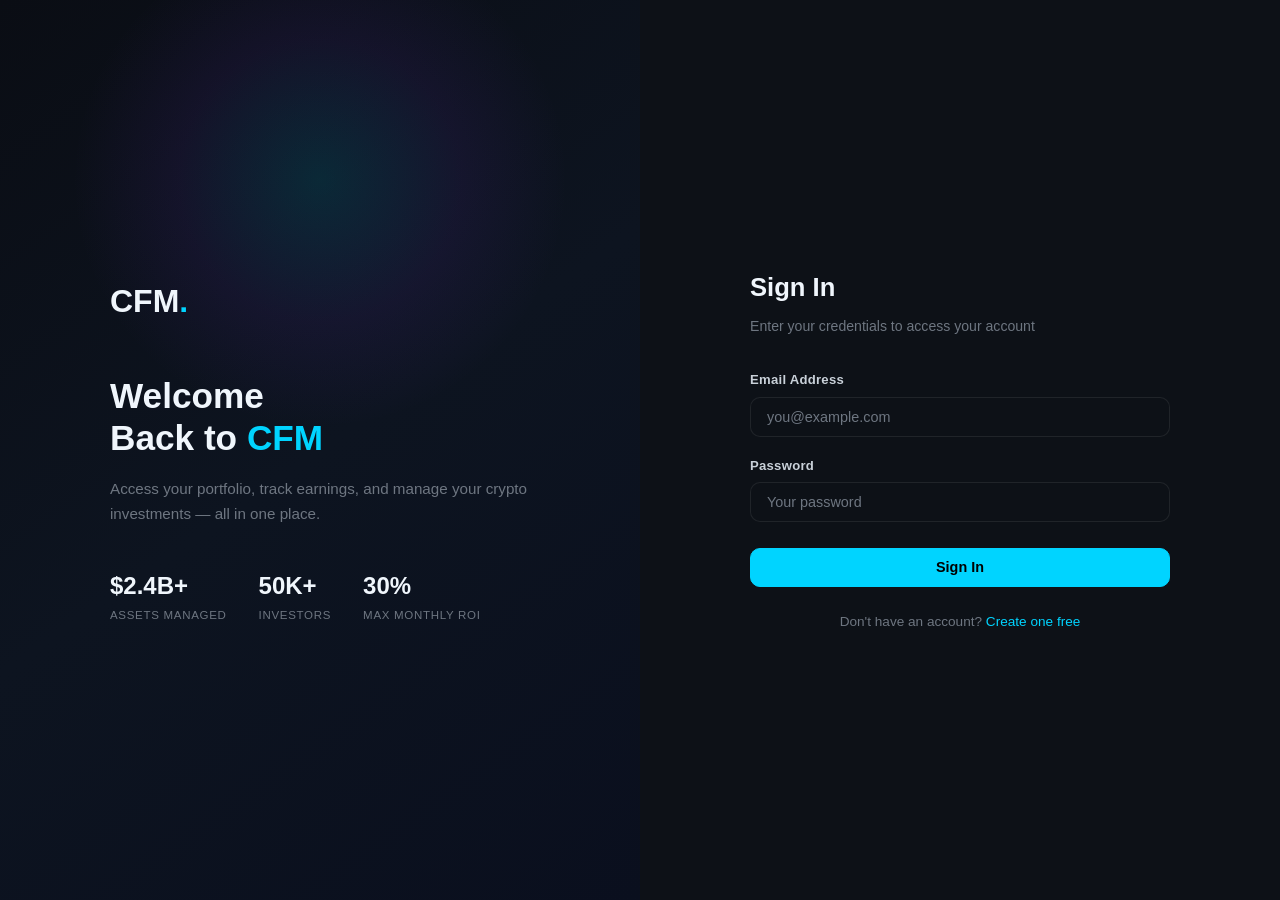
<file: transactions.html>
<!DOCTYPE html>
<html lang="en">
<head>
  <meta charset="UTF-8"/><meta name="viewport" content="width=device-width,initial-scale=1.0"/>
  <title>Transactions — CryptoFinanceMarkets</title>
  <link rel="stylesheet" href="assets/css/styles.css"/>
  <style>
    .mini-stats{display:grid;grid-template-columns:repeat(auto-fit,minmax(150px,1fr));gap:1rem;margin-bottom:1.5rem}
    .ms{background:var(--bg-card);border:1px solid var(--border);border-radius:12px;padding:1rem 1.1rem}
    .ms-label{font-size:.72rem;color:var(--text-muted);text-transform:uppercase;letter-spacing:.06em;margin-bottom:.25rem}
    .ms-val{font-size:1.15rem;font-weight:700;color:var(--text-primary)}
    .tx-container{background:var(--bg-card);border:1px solid var(--border);border-radius:14px;overflow:hidden}
    .tx-toolbar{display:flex;align-items:center;gap:.75rem;padding:1.1rem 1.25rem;border-bottom:1px solid var(--border);flex-wrap:wrap}
    .f-tabs{display:flex;gap:.35rem}
    .f-tab{padding:.35rem .8rem;border-radius:8px;border:1px solid var(--border);background:transparent;color:var(--text-muted);font-size:.8rem;cursor:pointer;transition:all .2s}
    .f-tab.active{border-color:var(--accent);color:var(--accent);background:rgba(0,212,255,.08)}
    .tx-search input{background:var(--bg-secondary);border:1px solid var(--border);border-radius:8px;padding:.4rem .85rem;color:var(--text-primary);font-size:.84rem;outline:none;min-width:180px}
    .tx-search input:focus{border-color:var(--accent)}
    .tx-wrap{overflow-x:auto}
    .tx-table{width:100%;border-collapse:collapse;min-width:560px}
    .tx-table th{font-size:.7rem;text-transform:uppercase;letter-spacing:.07em;color:var(--text-muted);padding:.7rem 1rem;text-align:left;border-bottom:1px solid var(--border);background:var(--bg-secondary)}
    .tx-table td{padding:.8rem 1rem;font-size:.86rem;color:var(--text-secondary);border-bottom:1px solid rgba(255,255,255,.03)}
    .tx-table tr:last-child td{border:none}
    .tx-table tr:hover td{background:rgba(255,255,255,.02)}
    .tx-badge{padding:.15rem .55rem;border-radius:20px;font-size:.7rem;font-weight:700;text-transform:uppercase}
    .tx-badge.deposit{background:rgba(34,197,94,.15);color:var(--green)}
    .tx-badge.withdrawal{background:rgba(239,68,68,.15);color:var(--red)}
    .tx-badge.earning{background:rgba(0,212,255,.15);color:var(--accent)}
    .st{padding:.13rem .5rem;border-radius:10px;font-size:.7rem;font-weight:600}
    .st.completed{background:rgba(34,197,94,.15);color:var(--green)}
    .st.pending{background:rgba(251,191,36,.15);color:#fbbf24}
    .st.failed{background:rgba(239,68,68,.15);color:var(--red)}
    .tx-empty{text-align:center;padding:3.5rem 1rem;color:var(--text-muted);font-size:.88rem}
    .pag{display:flex;justify-content:center;gap:.4rem;padding:1.1rem;flex-wrap:wrap}
    .p-btn{padding:.3rem .65rem;border-radius:6px;border:1px solid var(--border);background:transparent;color:var(--text-muted);font-size:.8rem;cursor:pointer;transition:all .2s}
    .p-btn.active,.p-btn:hover{border-color:var(--accent);color:var(--accent)}
    .p-btn:disabled{opacity:.3;cursor:not-allowed}
  </style>
</head>
<body>
<div class="app-shell">
  <aside class="sidebar" id="sidebar">
    <div class="sidebar-logo"><a href="index.html"><span class="logo-text">CFM</span><span class="logo-dot">.</span></a></div>
    <nav class="sidebar-nav">
      <a href="dashboard.html" class="nav-item"><span class="nav-icon">▪</span>Dashboard</a>
      <a href="deposit.html" class="nav-item"><span class="nav-icon">↓</span>Deposit</a>
      <a href="withdraw.html" class="nav-item"><span class="nav-icon">↑</span>Withdraw</a>
      <a href="transactions.html" class="nav-item active"><span class="nav-icon">≡</span>Transactions</a>
      <a href="kyc.html" class="nav-item"><span class="nav-icon">✪</span>KYC</a>
      <a href="settings.html" class="nav-item"><span class="nav-icon">⚙</span>Settings</a>
    </nav>
    <div class="sidebar-footer"><button class="btn btn-outline btn-sm" id="logoutBtn" style="width:100%">Logout</button></div>
  </aside>
  <main class="dashboard-main">
    <header class="dash-header">
      <button class="menu-toggle" id="menuToggle">☰</button>
      <div class="dash-header-left"><h1 class="dash-title">Transactions</h1><p class="dash-subtitle">Full account activity history</p></div>
      <div class="dash-header-right"><a href="deposit.html" class="btn btn-primary btn-sm">+ Deposit</a></div>
    </header>
    <div class="mini-stats">
      <div class="ms"><div class="ms-label">Deposited</div><div class="ms-val" id="sDep">—</div></div>
      <div class="ms"><div class="ms-label">Withdrawn</div><div class="ms-val" id="sWit">—</div></div>
      <div class="ms"><div class="ms-label">Earnings</div><div class="ms-val" id="sEar">—</div></div>
      <div class="ms"><div class="ms-label">Pending</div><div class="ms-val" id="sPen">—</div></div>
    </div>
    <div class="tx-container">
      <div class="tx-toolbar">
        <div class="f-tabs">
          <button class="f-tab active" data-f="all">All</button>
          <button class="f-tab" data-f="deposit">Deposits</button>
          <button class="f-tab" data-f="withdrawal">Withdrawals</button>
          <button class="f-tab" data-f="earning">Earnings</button>
        </div>
        <div class="tx-search"><input type="text" id="txSearch" placeholder="Search…"/></div>
      </div>
      <div class="tx-wrap">
        <table class="tx-table">
          <thead><tr><th>Type</th><th>Amount</th><th>Currency</th><th>Status</th><th>Date</th><th>Ref</th></tr></thead>
          <tbody id="txBody"><tr><td colspan="6"><div class="tx-empty">Loading…</div></td></tr></tbody>
        </table>
      </div>
      <div class="pag" id="pag"></div>
    </div>
  </main>
</div>
<script src="assets/js/app.js"></script>
<script>
(async()=>{
  const user=window.CFM.requireAuth();if(!user)return;
  document.getElementById('logoutBtn').addEventListener('click',()=>window.CFM.logout());
  document.getElementById('menuToggle').addEventListener('click',()=>document.getElementById('sidebar').classList.toggle('open'));
  const fmt=n=>'$'+Number(n||0).toLocaleString('en-US',{minimumFractionDigits:2});
  try{const d=await window.CFM.apiFetch('/api/dashboard/overview');
    document.getElementById('sDep').textContent=fmt(d.deposited);
    document.getElementById('sWit').textContent=fmt(d.withdrawn);
    document.getElementById('sEar').textContent=fmt(d.earnings);
    document.getElementById('sPen').textContent=fmt(d.pending||0);
  }catch(e){}
  let allTx=[],filter='all',q='',page=1;const PER=15;
  try{const d=await window.CFM.apiFetch('/api/transactions?limit=200');allTx=d.transactions||d||[];}catch(e){}
  function filtered(){return allTx.filter(t=>{const mt=filter==='all'||(t.type||'').toLowerCase()===filter;const ms=!q||`${t.amount} ${t.currency||''} ${t.created_at||''}`.toLowerCase().includes(q);return mt&&ms;});}
  function render(){
    const f=filtered();const pages=Math.max(1,Math.ceil(f.length/PER));page=Math.min(page,pages);
    const sl=f.slice((page-1)*PER,page*PER);const body=document.getElementById('txBody');
    if(!sl.length){body.innerHTML=`<tr><td colspan="6"><div class="tx-empty">${allTx.length?'No results.':'No transactions yet. <a href="deposit.html" style="color:var(--accent)">Deposit →</a>'}</div></td></tr>`;
    }else{body.innerHTML=sl.map(t=>{const ty=(t.type||'deposit').toLowerCase();const st=(t.status||'pending').toLowerCase();const pos=ty==='deposit'||ty==='earning';
      return`<tr><td><span class="tx-badge ${ty}">${ty}</span></td><td style="color:${pos?'var(--green)':'var(--red)'}">${pos?'+':'-'}${fmt(t.amount)}</td><td style="color:var(--text-muted)">${t.currency||'USD'}</td><td><span class="st ${st}">${st}</span></td><td style="color:var(--text-muted);font-size:.8rem">${t.created_at?new Date(t.created_at).toLocaleDateString():'—'}</td><td style="font-family:monospace;font-size:.72rem;color:var(--text-muted)">${t.tx_hash?t.tx_hash.slice(0,14)+'…':'—'}</td></tr>`;
    }).join('');}
    const pag=document.getElementById('pag');
    if(pages<=1){pag.innerHTML='';return;}
    let h=`<button class="p-btn" ${page===1?'disabled':''} id="pp">← Prev</button>`;
    for(let i=1;i<=pages;i++){if(pages<=7||Math.abs(i-page)<=2||i===1||i===pages){h+=`<button class="p-btn ${i===page?'active':''}" data-p="${i}">${i}</button>`;}else if(Math.abs(i-page)===3){h+='<span style="color:var(--text-muted)">…</span>';}}
    h+=`<button class="p-btn" ${page===pages?'disabled':''} id="np">Next →</button>`;
    pag.innerHTML=h;
    pag.querySelectorAll('[data-p]').forEach(b=>b.addEventListener('click',()=>{page=Number(b.dataset.p);render();}));
    const pp=document.getElementById('pp'),np=document.getElementById('np');
    if(pp)pp.addEventListener('click',()=>{page--;render();});
    if(np)np.addEventListener('click',()=>{page++;render();});
  }
  document.querySelectorAll('.f-tab').forEach(b=>b.addEventListener('click',()=>{document.querySelectorAll('.f-tab').forEach(x=>x.classList.remove('active'));b.classList.add('active');filter=b.dataset.f;page=1;render();}));
  document.getElementById('txSearch').addEventListener('input',e=>{q=e.target.value.toLowerCase();page=1;render();});
  render();
})();
</script>
</body></html>
</file>
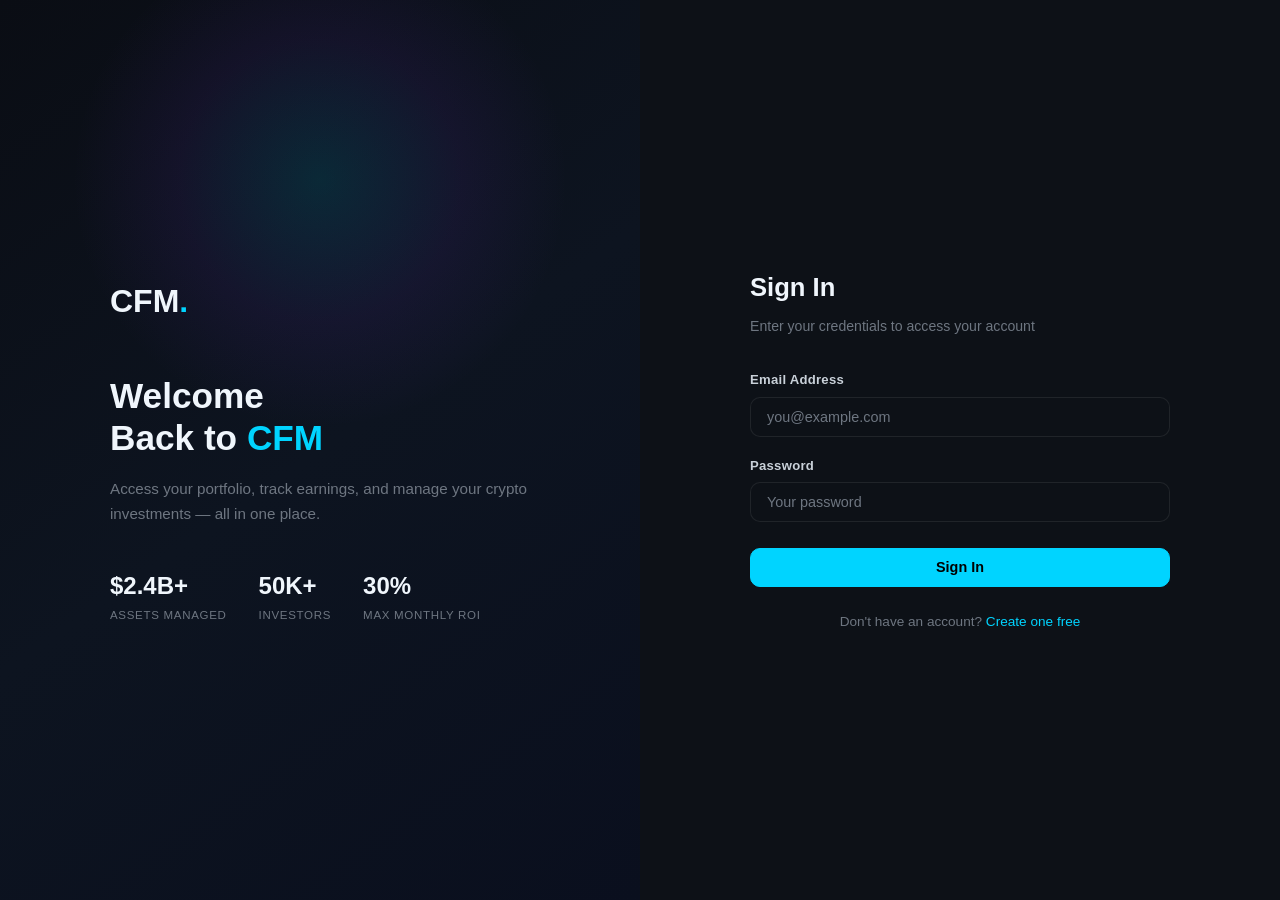
<file: withdraw.html>
<!DOCTYPE html>
<html lang="en">
<head>
  <meta charset="UTF-8"/><meta name="viewport" content="width=device-width,initial-scale=1.0"/>
  <title>Withdraw — CryptoFinanceMarkets</title>
  <link rel="stylesheet" href="assets/css/styles.css"/>
  <style>
    .w-layout{display:grid;grid-template-columns:1fr 1fr;gap:2rem;max-width:860px}
    @media(max-width:700px){.w-layout{grid-template-columns:1fr}}
    .w-card{background:var(--bg-card);border:1px solid var(--border);border-radius:14px;padding:1.75rem}
    .w-card h3{font-size:.95rem;font-weight:700;color:var(--text-primary);margin-bottom:1.25rem}
    .bal-display{background:linear-gradient(135deg,rgba(0,212,255,.08),rgba(124,58,237,.08));border:1px solid rgba(0,212,255,.2);border-radius:12px;padding:1.4rem;text-align:center;margin-bottom:1.5rem}
    .bal-label{font-size:.75rem;color:var(--text-muted);text-transform:uppercase;letter-spacing:.07em;margin-bottom:.3rem}
    .bal-amount{font-size:2rem;font-weight:800;color:var(--text-primary)}
    .fee-box{background:var(--bg-secondary);border-radius:10px;padding:1rem;margin:1rem 0}
    .fee-row{display:flex;justify-content:space-between;padding:.3rem 0;font-size:.84rem;color:var(--text-muted);border-bottom:1px solid rgba(255,255,255,.04)}
    .fee-row:last-child{border:none;font-weight:700;color:var(--text-primary)}
    .method-tabs{display:flex;gap:.4rem;flex-wrap:wrap;margin-bottom:1rem}
    .m-tab{padding:.4rem .85rem;border-radius:8px;border:1px solid var(--border);background:transparent;color:var(--text-muted);font-size:.82rem;cursor:pointer;transition:all .2s}
    .m-tab.active{border-color:var(--accent);color:var(--accent);background:rgba(0,212,255,.08)}
    .kyc-warn{background:rgba(239,68,68,.07);border:1px solid rgba(239,68,68,.22);border-radius:10px;padding:.9rem;font-size:.84rem;color:#fca5a5;margin-bottom:1.25rem;max-width:860px}
  </style>
</head>
<body>
<div class="app-shell">
  <aside class="sidebar" id="sidebar">
    <div class="sidebar-logo"><a href="index.html"><span class="logo-text">CFM</span><span class="logo-dot">.</span></a></div>
    <nav class="sidebar-nav">
      <a href="dashboard.html" class="nav-item"><span class="nav-icon">▪</span>Dashboard</a>
      <a href="deposit.html" class="nav-item"><span class="nav-icon">↓</span>Deposit</a>
      <a href="withdraw.html" class="nav-item active"><span class="nav-icon">↑</span>Withdraw</a>
      <a href="transactions.html" class="nav-item"><span class="nav-icon">≡</span>Transactions</a>
      <a href="kyc.html" class="nav-item"><span class="nav-icon">✪</span>KYC</a>
      <a href="settings.html" class="nav-item"><span class="nav-icon">⚙</span>Settings</a>
    </nav>
    <div class="sidebar-footer"><button class="btn btn-outline btn-sm" id="logoutBtn" style="width:100%">Logout</button></div>
  </aside>
  <main class="dashboard-main">
    <header class="dash-header">
      <button class="menu-toggle" id="menuToggle">☰</button>
      <div class="dash-header-left"><h1 class="dash-title">Withdraw Funds</h1><p class="dash-subtitle">Transfer to your wallet</p></div>
    </header>
    <div id="kycWarn" class="kyc-warn" style="display:none">⚠️ <b>KYC Required:</b> Complete identity verification before withdrawing. <a href="kyc.html" style="color:#f87171;text-decoration:underline">Verify Now →</a></div>
    <div class="w-layout">
      <div>
        <div class="w-card">
          <h3>Available Balance</h3>
          <div class="bal-display">
            <div class="bal-label">Withdrawable</div>
            <div class="bal-amount" id="avBal">$0.00</div>
          </div>
          <div class="fee-box">
            <div class="fee-row"><span>Requested</span><span id="fReq">$0.00</span></div>
            <div class="fee-row"><span>Network Fee</span><span id="fNet">$0.00</span></div>
            <div class="fee-row"><span>Processing (1%)</span><span id="fProc">$0.00</span></div>
            <div class="fee-row"><span>You Receive</span><span id="fRec" style="color:var(--green)">$0.00</span></div>
          </div>
          <ul style="font-size:.82rem;color:var(--text-muted);list-style:none;line-height:2.2">
            <li>• Min withdrawal: <b style="color:var(--text-primary)">$50</b></li>
            <li>• Processing: <b style="color:var(--text-primary)">1–3 business days</b></li>
            <li>• KYC verification required</li>
          </ul>
        </div>
      </div>
      <div>
        <div class="w-card">
          <h3>Withdrawal Details</h3>
          <div class="form-group"><label class="form-label">Currency</label>
            <div class="method-tabs">
              <button class="m-tab active" data-m="BTC">BTC</button>
              <button class="m-tab" data-m="ETH">ETH</button>
              <button class="m-tab" data-m="USDT">USDT</button>
              <button class="m-tab" data-m="BNB">BNB</button>
              <button class="m-tab" data-m="SOL">SOL</button>
            </div>
          </div>
          <div class="form-group"><label class="form-label">Amount (USD)</label>
            <input type="number" class="form-control" id="wAmt" placeholder="Enter amount" min="50"/>
            <div class="form-hint">Available: <span id="avHint">$0.00</span> &nbsp;<button style="background:none;border:none;color:var(--accent);font-size:.78rem;cursor:pointer" id="maxBtn">Use Max</button></div>
          </div>
          <div class="form-group"><label class="form-label">Wallet Address</label><input type="text" class="form-control" id="wAddr" placeholder="Your wallet address"/></div>
          <div class="form-group"><label class="form-label">Network</label>
            <select class="form-control" id="wNet">
              <option value="mainnet">Mainnet</option><option value="trc20">TRC-20</option><option value="erc20">ERC-20</option><option value="bep20">BEP-20</option>
            </select>
          </div>
          <div class="form-error" id="wErr" style="display:none;margin-bottom:.75rem"></div>
          <button class="btn btn-primary" id="submitW" style="width:100%">Submit Withdrawal</button>
        </div>
      </div>
    </div>
  </main>
</div>
<script src="assets/js/app.js"></script>
<script>
(async()=>{
  const user=window.CFM.requireAuth();if(!user)return;
  document.getElementById('logoutBtn').addEventListener('click',()=>window.CFM.logout());
  document.getElementById('menuToggle').addEventListener('click',()=>document.getElementById('sidebar').classList.toggle('open'));
  if(user.kycStatus!=='approved'){document.getElementById('kycWarn').style.display='';document.getElementById('submitW').disabled=true;document.getElementById('submitW').textContent='KYC Required';}
  let bal=0;
  try{const d=await window.CFM.apiFetch('/api/dashboard/overview');bal=d.balance||0;
    const f='$'+bal.toLocaleString('en-US',{minimumFractionDigits:2,maximumFractionDigits:2});
    document.getElementById('avBal').textContent=f;document.getElementById('avHint').textContent=f;
  }catch(e){}
  document.getElementById('maxBtn').addEventListener('click',()=>{document.getElementById('wAmt').value=bal.toFixed(2);calcFees(bal);});
  document.querySelectorAll('.m-tab').forEach(b=>b.addEventListener('click',()=>{document.querySelectorAll('.m-tab').forEach(x=>x.classList.remove('active'));b.classList.add('active');}));
  function calcFees(a){const nf=a>0?5:0;const pf=a*.01;const rec=Math.max(0,a-nf-pf);const f=v=>'$'+v.toLocaleString('en-US',{minimumFractionDigits:2,maximumFractionDigits:2});
    document.getElementById('fReq').textContent=f(a);document.getElementById('fNet').textContent=f(nf);document.getElementById('fProc').textContent=f(pf);document.getElementById('fRec').textContent=f(rec);}
  document.getElementById('wAmt').addEventListener('input',e=>calcFees(Number(e.target.value)||0));
  document.getElementById('submitW').addEventListener('click',async()=>{
    const amt=Number(document.getElementById('wAmt').value);const addr=document.getElementById('wAddr').value.trim();const errEl=document.getElementById('wErr');errEl.style.display='none';
    if(!amt||amt<50){errEl.textContent='Min $50.';errEl.style.display='block';return;}
    if(amt>bal){errEl.textContent='Exceeds balance.';errEl.style.display='block';return;}
    if(!addr){errEl.textContent='Enter wallet address.';errEl.style.display='block';return;}
    const cur=document.querySelector('.m-tab.active')?.dataset.m||'BTC';
    const btn=document.getElementById('submitW');btn.disabled=true;btn.textContent='Processing…';
    try{
      await window.CFM.apiFetch('/api/withdrawals',{method:'POST',body:JSON.stringify({amount:amt,currency:cur,wallet_address:addr,network:document.getElementById('wNet').value})});
      window.CFM.showToast('Withdrawal submitted!','success');
      setTimeout(()=>window.location.href='transactions.html',1800);
    }catch(e){errEl.textContent=e.message||'Failed.';errEl.style.display='block';btn.disabled=false;btn.textContent='Submit Withdrawal';}
  });
})();
</script>
</body></html>
</file>
<file: assets/css/styles.css>
:root {
  --accent: #00d4ff;
  --purple: #7c3aed;
  --bg-primary: #0a0d14;
  --bg-secondary: #0d1117;
  --bg-card: #111827;
  --border: rgba(255,255,255,.08);
  --text-primary: #f0f6fc;
  --text-secondary: #c9d1d9;
  --text-muted: #6e7681;
  --green: #22c55e;
  --red: #ef4444;
  --shadow: 0 4px 24px rgba(0,0,0,.4);
}

*, *::before, *::after { box-sizing: border-box; margin: 0; padding: 0; }

html { scroll-behavior: smooth; }

body {
  font-family: -apple-system, BlinkMacSystemFont, 'Segoe UI', Roboto, sans-serif;
  background: var(--bg-primary);
  color: var(--text-secondary);
  line-height: 1.6;
  min-height: 100vh;
}

a { color: inherit; text-decoration: none; }

/* ── Buttons ─────────────────────────────────────────────── */
.btn {
  display: inline-flex; align-items: center; justify-content: center;
  gap: .4rem; padding: .65rem 1.4rem; border-radius: 10px;
  font-size: .9rem; font-weight: 600; cursor: pointer;
  border: 1px solid transparent; transition: all .2s; white-space: nowrap;
  text-decoration: none;
}
.btn-primary {
  background: var(--accent); color: #000; border-color: var(--accent);
}
.btn-primary:hover { background: #00b8e6; border-color: #00b8e6; transform: translateY(-1px); box-shadow: 0 0 20px rgba(0,212,255,.35); }
.btn-outline {
  background: transparent; color: var(--accent); border-color: rgba(0,212,255,.4);
}
.btn-outline:hover { background: rgba(0,212,255,.08); border-color: var(--accent); }
.btn-lg { padding: .85rem 2rem; font-size: 1rem; border-radius: 12px; }
.btn-sm { padding: .4rem .9rem; font-size: .8rem; border-radius: 8px; }
.btn:disabled { opacity: .5; cursor: not-allowed; transform: none !important; }

/* ── Forms ───────────────────────────────────────────────── */
.form-group { margin-bottom: 1.1rem; }
.form-label { display: block; font-size: .82rem; font-weight: 600; color: var(--text-secondary); margin-bottom: .4rem; letter-spacing: .02em; }
.form-control {
  width: 100%; padding: .7rem 1rem; background: var(--bg-secondary);
  border: 1px solid var(--border); border-radius: 10px;
  color: var(--text-primary); font-size: .9rem; outline: none; transition: border-color .2s;
}
.form-control:focus { border-color: var(--accent); box-shadow: 0 0 0 3px rgba(0,212,255,.1); }
.form-control::placeholder { color: var(--text-muted); }
.form-control option { background: var(--bg-card); }
.form-hint { font-size: .75rem; color: var(--text-muted); margin-top: .3rem; }
.form-error { font-size: .82rem; color: var(--red); margin-top: .3rem; }

/* ── App shell (dashboard layout) ────────────────────────── */
.app-shell { display: flex; min-height: 100vh; }

.sidebar {
  width: 240px; flex-shrink: 0;
  background: var(--bg-secondary); border-right: 1px solid var(--border);
  display: flex; flex-direction: column;
  position: sticky; top: 0; height: 100vh; overflow-y: auto;
}
.sidebar-logo { padding: 1.5rem 1.25rem 1rem; }
.logo-text { font-size: 1.5rem; font-weight: 900; color: var(--text-primary); letter-spacing: -.02em; }
.logo-dot { color: var(--accent); font-size: 1.8rem; }
.sidebar-nav { flex: 1; padding: .5rem .75rem; display: flex; flex-direction: column; gap: .2rem; }
.nav-item {
  display: flex; align-items: center; gap: .7rem; padding: .65rem .9rem;
  border-radius: 10px; color: var(--text-muted); font-size: .88rem;
  transition: all .2s; text-decoration: none;
}
.nav-item:hover { background: rgba(255,255,255,.05); color: var(--text-primary); }
.nav-item.active { background: rgba(0,212,255,.1); color: var(--accent); border: 1px solid rgba(0,212,255,.2); }
.nav-icon { font-size: 1rem; width: 20px; text-align: center; }
.sidebar-footer { padding: 1rem .75rem; border-top: 1px solid var(--border); }

.dashboard-main { flex: 1; overflow-x: hidden; padding: 0 2rem 3rem; min-width: 0; }

.dash-header {
  display: flex; align-items: center; gap: 1rem;
  padding: 1.5rem 0 1.5rem; border-bottom: 1px solid var(--border);
  margin-bottom: 2rem; position: sticky; top: 0; z-index: 10;
  background: var(--bg-primary);
}
.dash-header-left { flex: 1; }
.dash-title { font-size: 1.4rem; font-weight: 800; color: var(--text-primary); }
.dash-subtitle { font-size: .82rem; color: var(--text-muted); margin-top: .15rem; }
.dash-header-right { display: flex; align-items: center; gap: .75rem; }
.kyc-badge { font-size: .75rem; font-weight: 600; padding: .2rem .7rem; border-radius: 20px; background: rgba(255,255,255,.06); }
.user-avatar { width: 36px; height: 36px; border-radius: 50%; background: linear-gradient(135deg, var(--accent), var(--purple)); display: flex; align-items: center; justify-content: center; font-weight: 700; font-size: .9rem; color: #000; }
.menu-toggle { display: none; background: none; border: none; color: var(--text-muted); font-size: 1.4rem; cursor: pointer; padding: .2rem; }
.section-title { font-size: 1rem; font-weight: 700; color: var(--text-primary); margin-bottom: 1.25rem; }

/* ── Auth pages ──────────────────────────────────────────── */
.auth-page { min-height: 100vh; display: grid; grid-template-columns: 1fr 1fr; }
.auth-left {
  background: linear-gradient(145deg, #0a0d14 0%, #0d1420 50%, #0a0f1e 100%);
  display: flex; align-items: center; justify-content: center; padding: 3rem;
  position: relative; overflow: hidden;
}
.auth-left::before {
  content: ''; position: absolute; top: 20%; left: 50%; transform: translate(-50%,-50%);
  width: 500px; height: 500px;
  background: radial-gradient(circle, rgba(0,212,255,.12) 0%, rgba(124,58,237,.08) 40%, transparent 70%);
  pointer-events: none;
}
.auth-left-content { position: relative; z-index: 1; max-width: 420px; width: 100%; }
.auth-brand { margin-bottom: 3rem; }
.auth-brand-logo { font-size: 2rem; font-weight: 900; color: var(--text-primary); }
.auth-brand-logo span { color: var(--accent); }
.auth-headline { font-size: 2.2rem; font-weight: 800; color: var(--text-primary); line-height: 1.2; margin-bottom: 1rem; }
.auth-headline span { color: var(--accent); }
.auth-subtext { color: var(--text-muted); font-size: .95rem; line-height: 1.7; margin-bottom: 2.5rem; }
.auth-stats { display: flex; gap: 2rem; }
.auth-stat-value { font-size: 1.5rem; font-weight: 800; color: var(--text-primary); }
.auth-stat-label { font-size: .72rem; color: var(--text-muted); text-transform: uppercase; letter-spacing: .06em; }

.auth-right {
  background: var(--bg-secondary); display: flex; align-items: center;
  justify-content: center; padding: 3rem 2.5rem;
}
.auth-form-box { width: 100%; max-width: 420px; }
.auth-form-box h2 { font-size: 1.6rem; font-weight: 800; color: var(--text-primary); margin-bottom: .4rem; }
.auth-form-box p { color: var(--text-muted); font-size: .88rem; margin-bottom: 2rem; }
.auth-divider { text-align: center; color: var(--text-muted); font-size: .8rem; margin: 1.25rem 0; position: relative; }
.auth-divider::before, .auth-divider::after { content:''; position:absolute; top:50%; width:44%; height:1px; background:var(--border); }
.auth-divider::before { left:0; } .auth-divider::after { right:0; }
.auth-footer-text { text-align: center; font-size: .85rem; color: var(--text-muted); margin-top: 1.5rem; }
.auth-footer-text a { color: var(--accent); }
.auth-error { background: rgba(239,68,68,.1); border: 1px solid rgba(239,68,68,.25); border-radius: 8px; padding: .75rem 1rem; font-size: .85rem; color: #fca5a5; margin-bottom: 1rem; display: none; }

/* ── Toast ───────────────────────────────────────────────── */
.toast-container { position: fixed; top: 1.5rem; right: 1.5rem; z-index: 9999; display: flex; flex-direction: column; gap: .5rem; }
.toast {
  padding: .75rem 1.25rem; border-radius: 10px; font-size: .88rem; font-weight: 500;
  max-width: 320px; box-shadow: var(--shadow); animation: toastIn .25s ease;
  display: flex; align-items: center; gap: .5rem;
}
.toast.success { background: rgba(34,197,94,.15); border: 1px solid rgba(34,197,94,.3); color: #86efac; }
.toast.error   { background: rgba(239,68,68,.15);  border: 1px solid rgba(239,68,68,.3);  color: #fca5a5; }
.toast.info    { background: rgba(0,212,255,.12);   border: 1px solid rgba(0,212,255,.25); color: var(--accent); }
@keyframes toastIn { from { opacity:0; transform:translateX(20px); } to { opacity:1; transform:translateX(0); } }

/* ── Responsive ──────────────────────────────────────────── */
@media (max-width: 900px) {
  .auth-page { grid-template-columns: 1fr; }
  .auth-left { display: none; }
  .auth-right { padding: 2rem 1.25rem; }
}
@media (max-width: 768px) {
  .sidebar { position: fixed; left: -260px; top: 0; z-index: 200; height: 100vh; transition: left .3s; }
  .sidebar.open { left: 0; }
  .menu-toggle { display: block; }
  .dashboard-main { padding: 0 1rem 2rem; }
}
</file>
